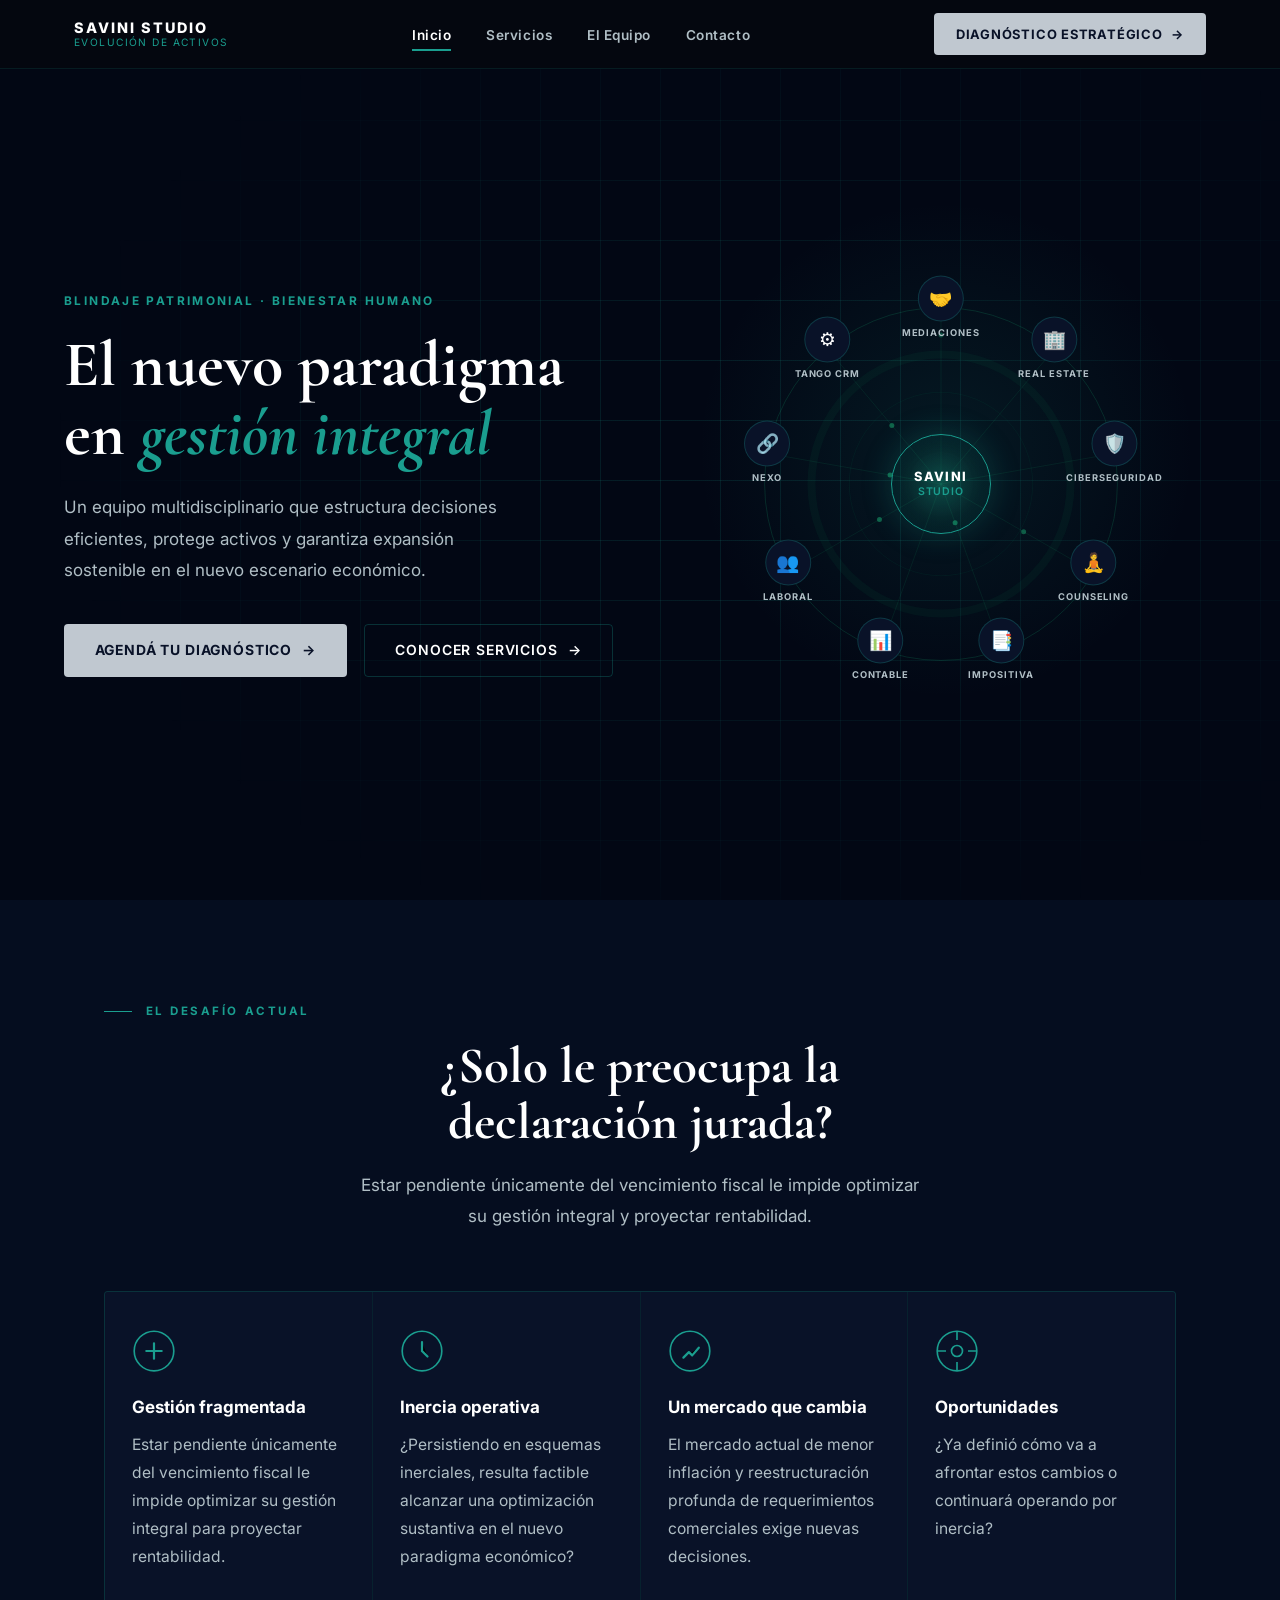
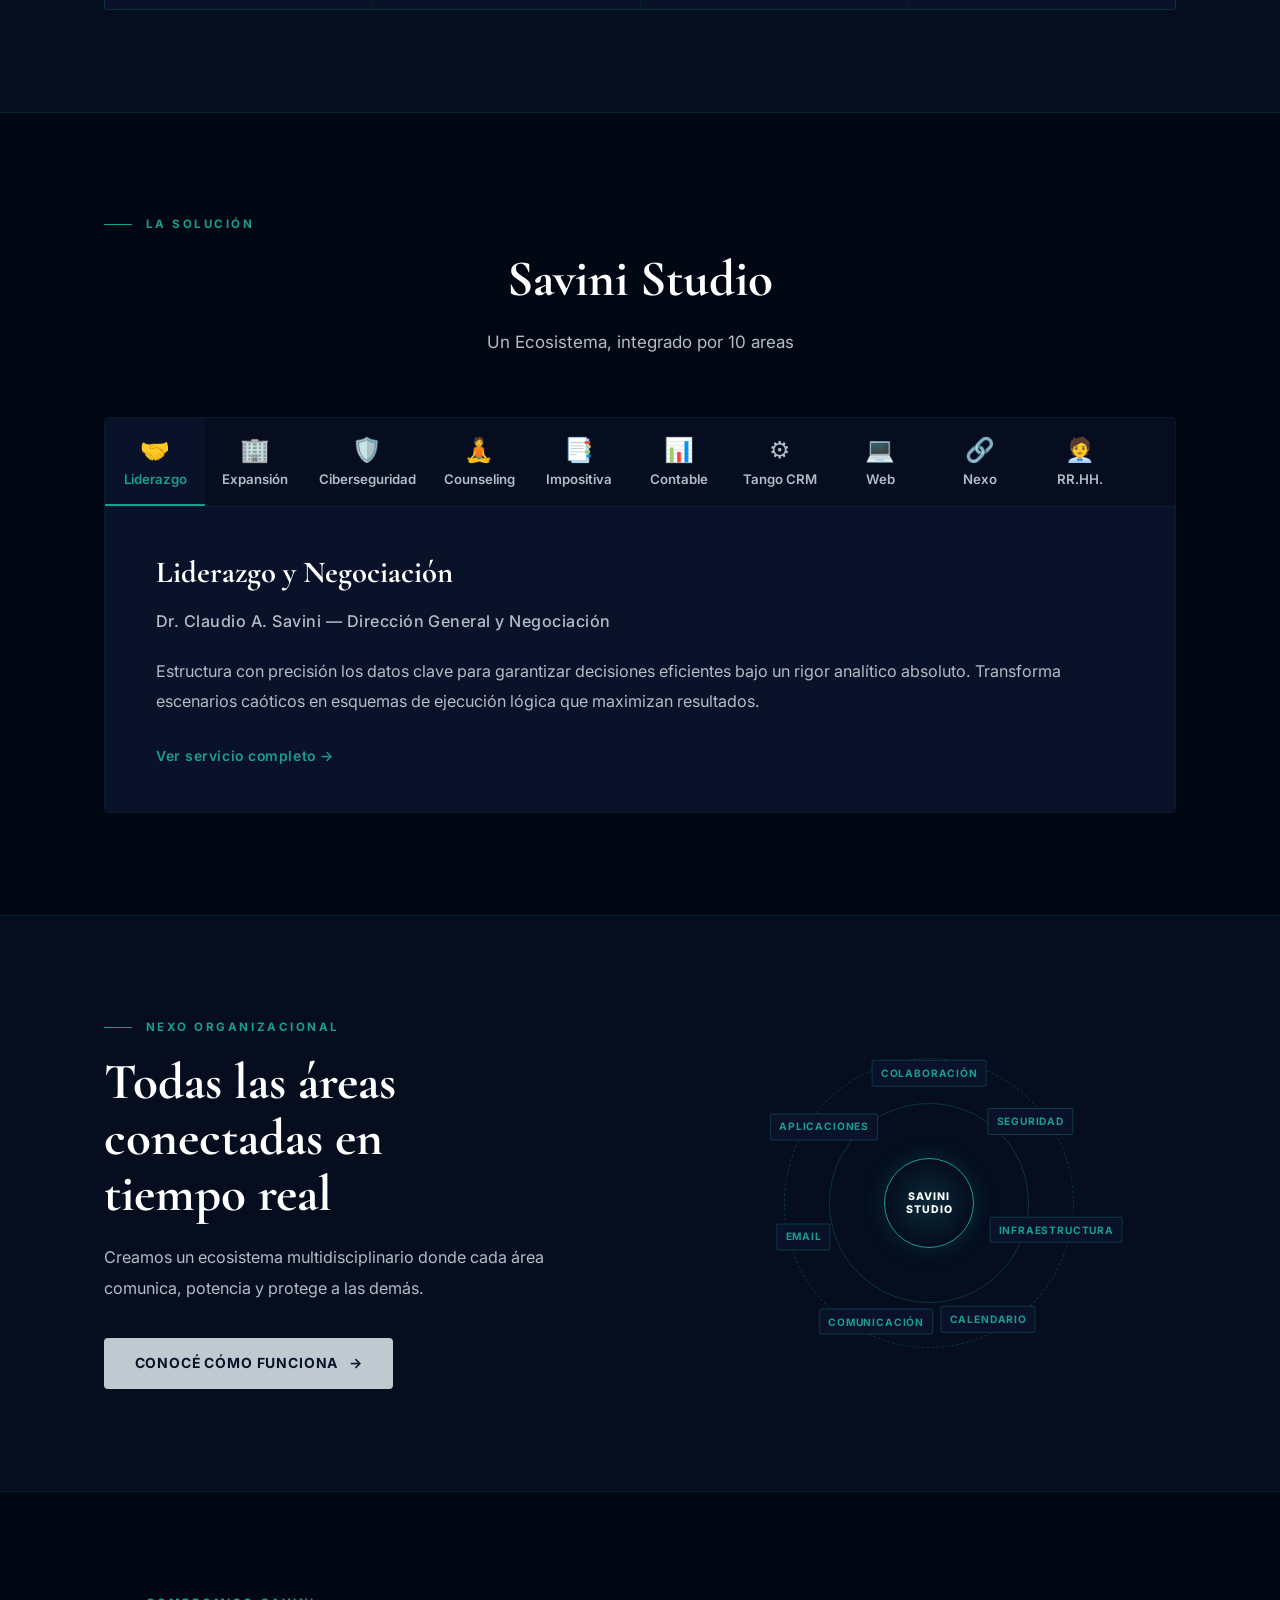
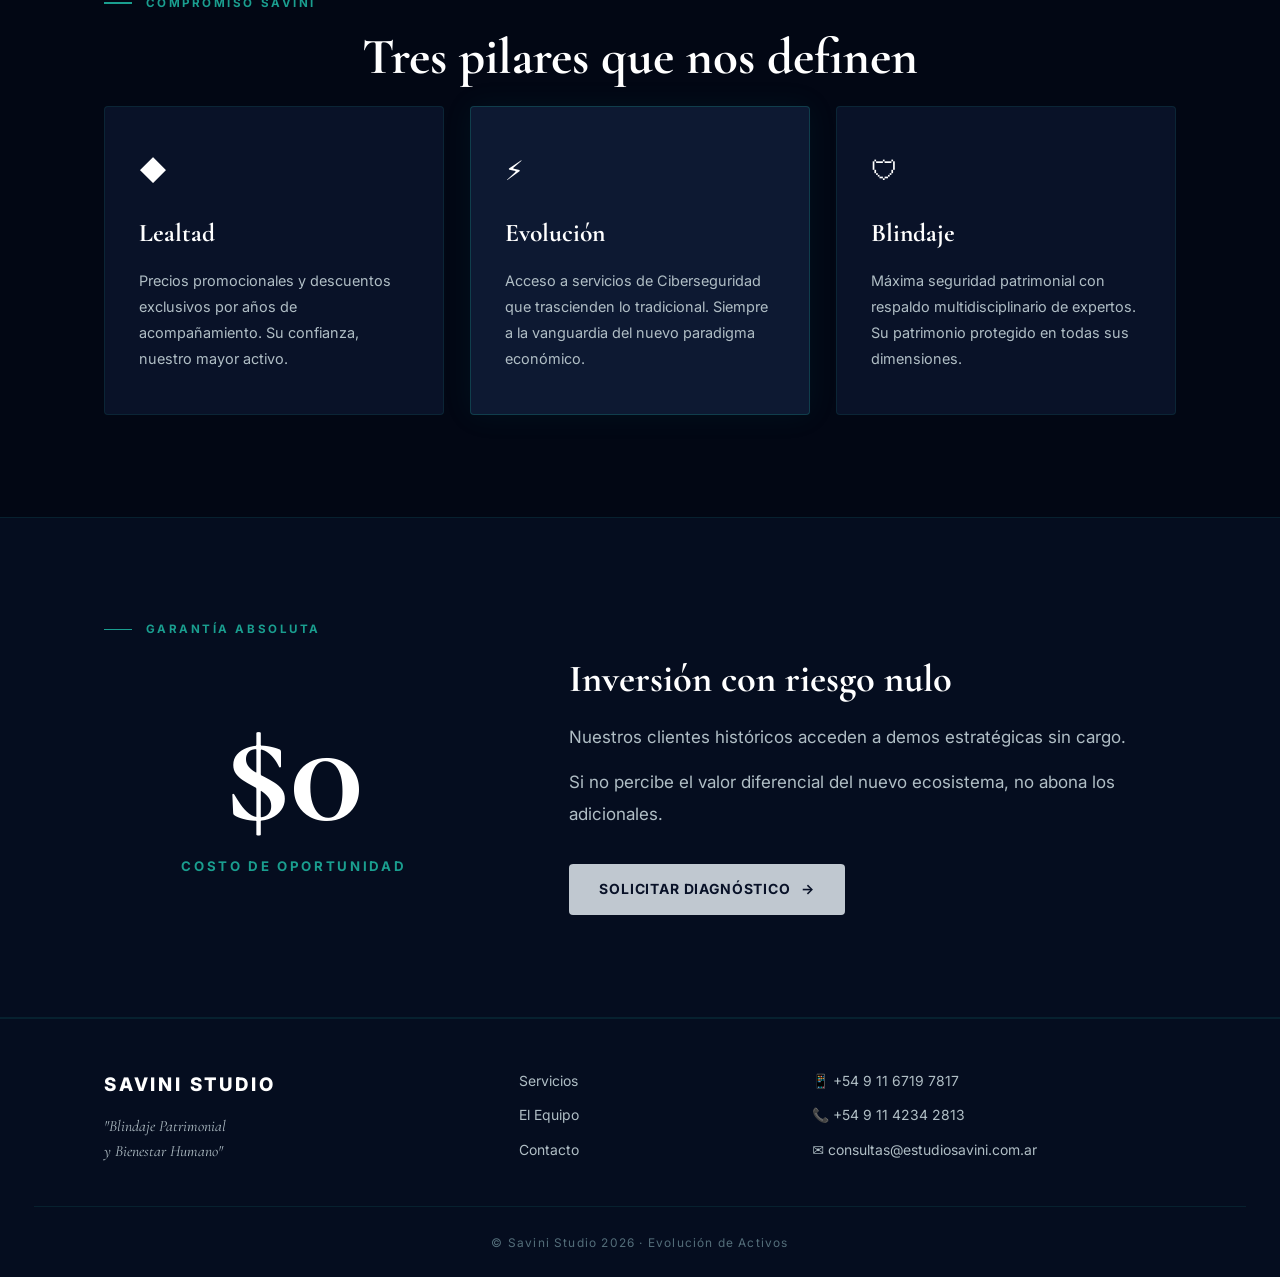
<file: index.html>
<!doctype html>
<html lang="es">
  <head>
    <meta charset="UTF-8" />
    <meta name="viewport" content="width=device-width, initial-scale=1.0" />
    <title>Savini Studio — Evolución de Activos</title>
    <link rel="preconnect" href="https://fonts.googleapis.com" />
    <link
      href="https://fonts.googleapis.com/css2?family=Cormorant+Garamond:ital,wght@0,400;0,600;0,700;1,400;1,700&family=Syne:wght@400;600;700;800&display=swap"
      rel="stylesheet"
    />
    <link rel="icon" type="image/svg+xml" href="favicon.svg">
    <link rel="stylesheet" href="css/style.css" />
  </head>
  <body>
    <!-- ═══════════════════════════════════════════
       NAV
  ═══════════════════════════════════════════ -->
    <header class="nav-wrapper">
      <nav class="nav">
        <a href="index.html" class="nav-logo">
          <div class="nav-logo-text">
            <span class="nav-logo-main">SAVINI STUDIO</span>
            <span class="nav-logo-sub">Evolución de Activos</span>
          </div>
        </a>

        <ul class="nav-links">
          <li><a href="index.html" class="nav-link active">Inicio</a></li>
          <li><a href="servicios.html" class="nav-link">Servicios</a></li>
          <li><a href="equipo.html" class="nav-link">El Equipo</a></li>
          <li><a href="contacto.html" class="nav-link">Contacto</a></li>
        </ul>

        <a href="contacto.html" class="btn-nav"
          >Diagnóstico estratégico <span>→</span></a
        >

        <!-- Burger -->
        <button class="nav-burger" id="navBurger" aria-label="Menú">
          <span></span><span></span><span></span>
        </button>
      </nav>

      <!-- Menú mobile -->
      <div class="nav-mobile-menu" id="navMobileMenu">
        <a href="index.html" class="nav-link active">Inicio</a>
        <a href="servicios.html" class="nav-link">Servicios</a>
        <a href="equipo.html" class="nav-link">El Equipo</a>
        <a href="contacto.html" class="nav-link">Contacto</a>
        <a href="contacto.html" class="btn-nav">Diagnóstico estratégico →</a>
      </div>
    </header>

    <!-- ═══════════════════════════════════════════
       HERO
  ═══════════════════════════════════════════ -->
    <section class="hero" id="inicio">
      <div class="hero-bg-grid"></div>
      <div class="hero-glow"></div>

      <div class="hero-content">
        <p class="hero-eyebrow">Blindaje Patrimonial · Bienestar Humano</p>
        <h1 class="hero-title">
          El nuevo paradigma<br />
          en <em>gestión integral</em>
        </h1>
        <p class="hero-desc">
          Un equipo multidisciplinario que estructura decisiones eficientes,
          protege activos y garantiza expansión sostenible en el nuevo escenario
          económico.
        </p>
        <div class="hero-actions">
          <a href="contacto.html" class="btn-primary"
            >Agendá tu diagnóstico <span>→</span></a
          >
          <a href="servicios.html" class="btn-ghost"
            >Conocer servicios <span>→</span></a
          >
        </div>
      </div>

      <!-- Digrama Nodo -->
      <div class="hero-diagram" id="heroDiagram">
        <canvas id="nodeCanvas"></canvas>
        <div class="node-center">
          <span class="node-center-name">SAVINI</span>
          <span class="node-center-sub">STUDIO</span>
        </div>
        <!-- Satelites Nodo -->
        <div class="node-satellite" data-angle="0"   data-label="LIDERAZGO">
        <div class="sat-circle"><span>🤝</span></div>
        <div class="sat-label">MEDIACIONES</div>
      </div>
      <div class="node-satellite" data-angle="45"  data-label="REAL ESTATE">
        <div class="sat-circle"><span>🏢</span></div>
        <div class="sat-label">REAL ESTATE</div>
      </div>
      <div class="node-satellite" data-angle="90"  data-label="CIBERSEGURIDAD">
        <div class="sat-circle"><span>🛡️</span></div>
        <div class="sat-label">CIBERSEGURIDAD</div>
      </div>
      <div class="node-satellite" data-angle="135" data-label="COUNSELING">
        <div class="sat-circle"><span>🧘</span></div>
        <div class="sat-label">COUNSELING</div>
      </div>
      <div class="node-satellite" data-angle="180" data-label="IMPOSITIVA">
        <div class="sat-circle"><span>📑</span></div>
        <div class="sat-label">IMPOSITIVA</div>
      </div>
      <div class="node-satellite" data-angle="225" data-label="CONTABLE">
        <div class="sat-circle"><span>📊</span></div>
        <div class="sat-label">CONTABLE</div>
      </div>
      <div class="node-satellite" data-angle="270" data-label="GESTION LABORAL">
        <div class="sat-circle"><span>👥</span></div>
        <div class="sat-label">LABORAL</div>
      </div>
      <div class="node-satellite" data-angle="280" data-label="NEXO ORG.">
  <div class="sat-circle"><span>🔗</span></div>
  <div class="sat-label">NEXO</div>
</div>
<div class="node-satellite" data-angle="320" data-label="TANGO CRM">
  <div class="sat-circle"><span>⚙️</span></div>
  <div class="sat-label">TANGO CRM</div>
</div>
    </section>

    <!-- ═══════════════════════════════════════════
       Sección Desafío
  ═══════════════════════════════════════════ -->
    <section class="pain section">
      <div class="container">
        <p class="section-eyebrow">El desafío actual</p>
        <h2 class="section-title center">
          ¿Solo le preocupa la<br />declaración jurada?
        </h2>
        <p class="section-subtitle center">
          Estar pendiente únicamente del vencimiento fiscal le impide optimizar
          su gestión integral y proyectar rentabilidad.
        </p>

        <div class="pain-grid">
          <div class="pain-card">
            <div class="pain-icon">
              <svg viewBox="0 0 40 40">
                <circle
                  cx="20"
                  cy="20"
                  r="18"
                  stroke="var(--green)"
                  stroke-width="1.5"
                  fill="none"
                />
                <path
                  d="M13 20h14M20 13v14"
                  stroke="var(--green)"
                  stroke-width="2"
                  stroke-linecap="round"
                />
              </svg>
            </div>
            <h3>Gestión fragmentada</h3>
            <p>
              Estar pendiente únicamente del vencimiento fiscal le impide
              optimizar su gestión integral para proyectar rentabilidad.
            </p>
          </div>
          <div class="pain-card">
            <div class="pain-icon">
              <svg viewBox="0 0 40 40">
                <circle
                  cx="20"
                  cy="20"
                  r="18"
                  stroke="var(--green)"
                  stroke-width="1.5"
                  fill="none"
                />
                <path
                  d="M20 12v8l5 5"
                  stroke="var(--green)"
                  stroke-width="2"
                  stroke-linecap="round"
                />
              </svg>
            </div>
            <h3>Inercia operativa</h3>
            <p>
              ¿Persistiendo en esquemas inerciales, resulta factible alcanzar
              una optimización sustantiva en el nuevo paradigma económico?
            </p>
          </div>
          <div class="pain-card">
            <div class="pain-icon">
              <svg viewBox="0 0 40 40">
                <circle
                  cx="20"
                  cy="20"
                  r="18"
                  stroke="var(--green)"
                  stroke-width="1.5"
                  fill="none"
                />
                <path
                  d="M14 26l5-5 3 3 6-7"
                  stroke="var(--green)"
                  stroke-width="2"
                  stroke-linecap="round"
                  stroke-linejoin="round"
                />
              </svg>
            </div>
            <h3>Un mercado que cambia</h3>
            <p>
              El mercado actual de menor inflación y reestructuración profunda
              de requerimientos comerciales exige nuevas decisiones.
            </p>
          </div>
          <div class="pain-card">
            <div class="pain-icon">
              <svg viewBox="0 0 40 40">
                <circle
                  cx="20"
                  cy="20"
                  r="18"
                  stroke="var(--green)"
                  stroke-width="1.5"
                  fill="none"
                />
                <circle
                  cx="20"
                  cy="20"
                  r="5"
                  stroke="var(--green)"
                  stroke-width="1.5"
                  fill="none"
                />
                <line
                  x1="20"
                  y1="2"
                  x2="20"
                  y2="10"
                  stroke="var(--green)"
                  stroke-width="1.5"
                />
                <line
                  x1="20"
                  y1="30"
                  x2="20"
                  y2="38"
                  stroke="var(--green)"
                  stroke-width="1.5"
                />
                <line
                  x1="2"
                  y1="20"
                  x2="10"
                  y2="20"
                  stroke="var(--green)"
                  stroke-width="1.5"
                />
                <line
                  x1="30"
                  y1="20"
                  x2="38"
                  y2="20"
                  stroke="var(--green)"
                  stroke-width="1.5"
                />
              </svg>
            </div>
            <h3>Oportunidades</h3>
            <p>
              ¿Ya definió cómo va a afrontar estos cambios o continuará operando
              por inercia?
            </p>
          </div>
        </div>
      </div>
    </section>

    <!-- ═══════════════════════════════════════════
       Sección Servicios (Acordeon y Tabs)
  ═══════════════════════════════════════════ -->
    <section class="services section">
      <div class="container">
        <p class="section-eyebrow">La solución</p>
        <h2 class="section-title center">
          Savini Studio 
        </h2>
        <p class="section-subtitle center">
          Un Ecosistema, integrado por 10 areas
        </p>
        <!--ACORDEÓN - OPCIÓN mobile-->
          <div class="accordion accordion-mobile">
            <div class="acc-item acc-open">
              <button class="acc-header">
                <span class="acc-icon">🤝</span>
                <span class="acc-title">Liderazgo y Negociación</span>
                <span class="acc-name">Dr. Claudio A. Savini</span>
                <span class="acc-toggle"
                  ><span class="acc-toggle-text">Ver</span
                  ><span class="acc-toggle-arrow">▼</span></span
                >
              </button>
              <div class="acc-body">
                <p>
                  Estructura con precisión los datos clave para garantizar
                  decisiones eficientes bajo un rigor analítico absoluto.
                  Transforma escenarios caóticos en esquemas de ejecución lógica
                  que maximizan resultados.
                </p>
                <a href="servicios.html#liderazgo" class="acc-link"
                  >Ver más →</a
                >
              </div>
            </div>
            <div class="acc-item">
              <button class="acc-header">
                <span class="acc-icon">🏢</span>
                <span class="acc-title">Expansión y Rentabilidad</span>
                <span class="acc-name">Matías Savini</span>
                <span class="acc-toggle"
                  ><span class="acc-toggle-text">Ver</span
                  ><span class="acc-toggle-arrow">▼</span></span
                >
              </button>
              <div class="acc-body">
                <p>
                  Valida rentabilidad y sostenibilidad de cada inversión con
                  rigor técnico. El aliado clave para convertir oportunidades de
                  Real Estate en éxitos plenamente blindados.
                </p>
                <a href="servicios.html#realestate" class="acc-link"
                  >Ver más →</a
                >
              </div>
            </div>
            <div class="acc-item">
              <button class="acc-header">
                <span class="acc-icon">🛡️</span>
                <span class="acc-title">Ciberseguridad y Blindaje</span>
                <span class="acc-name">Sebastián Savini</span>
                <span class="acc-toggle"
                  ><span class="acc-toggle-text">Ver</span
                  ><span class="acc-toggle-arrow">▼</span></span
                >
              </button>
              <div class="acc-body">
                <p>
                  Crea aplicaciones que funcionan como bóvedas operativas para
                  los activos tecnológicos. Transforma vulnerabilidades en
                  fortalezas de vanguardia que preservan la continuidad del
                  negocio.
                </p>
                <a href="servicios.html#ciber" class="acc-link">Ver más →</a>
              </div>
            </div>
            <div class="acc-item">
              <button class="acc-header">
                <span class="acc-icon">🧘</span>
                <span class="acc-title">Counseling & Mindfulness</span>
                <span class="acc-name">Clr. Adriana L. Muñoz</span>
                <span class="acc-toggle"
                  ><span class="acc-toggle-text">Ver</span
                  ><span class="acc-toggle-arrow">▼</span></span
                >
              </button>
              <div class="acc-body">
                <p>
                  Facilita la resolución de tensiones y el equilibrio emocional
                  como base del éxito empresarial. Garantiza expansión en un
                  entorno de paz y estabilidad relacional.
                </p>
                <a href="servicios.html#counseling" class="acc-link"
                  >Ver más →</a
                >
              </div>
            </div>
            <div class="acc-item">
              <button class="acc-header">
                <span class="acc-icon">📋</span>
                <span class="acc-title">Gestión Laboral e Impositiva</span>
                <span class="acc-name">Alicia C. Vaquero</span>
                <span class="acc-toggle"
                  ><span class="acc-toggle-text">Ver</span
                  ><span class="acc-toggle-arrow">▼</span></span
                >
              </button>
              <div class="acc-body">
                <p>
                  Garantiza cumplimiento milimétrico de obligaciones fiscales
                  mediante herramientas expertas. Aporta precisión técnica
                  absoluta y total seguridad jurídica ante entes reguladores.
                </p>
                <a href="servicios.html#impositiva" class="acc-link"
                  >Ver más →</a
                >
              </div>
            </div>
            <div class="acc-item">
              <button class="acc-header">
                <span class="acc-icon">📊</span>
                <span class="acc-title">Gestión Contable</span>
                <span class="acc-name">Silvia Damiani</span>
                <span class="acc-toggle"
                  ><span class="acc-toggle-text">Ver</span
                  ><span class="acc-toggle-arrow">▼</span></span
                >
              </button>
              <div class="acc-body">
                <p>
                  Responsable de Estados Contables y auditoría de datos para
                  reflejar la realidad del negocio. Garante de visibilidad
                  financiera impecable mediante ratios e índices confiables.
                </p>
                <a href="servicios.html#contable" class="acc-link">Ver más →</a>
              </div>
            </div>
            <div class="acc-item">
              <button class="acc-header">
                <span class="acc-icon">⚙️</span>
                <span class="acc-title">Tango Gestión Gold — CRM GO</span>
                <span class="acc-toggle"><span class="acc-toggle-text">Ver</span><span class="acc-toggle-arrow">▼</span></span>
              </button>
            <div class="acc-body">
    <p>Incluimos Inteligencia Artificial para alinear tecnología y flujos de datos para simplificar tareas y potenciar productividad organizacional. Transforma la complejidad en un sistema ágil y rentable a medida del cliente.</p>
    <a href="servicios.html#tango" class="acc-link">Ver más →</a>
  </div>
</div>
<div class="acc-item">
  <button class="acc-header">
    <span class="acc-icon">💻</span>
    <span class="acc-title">Diseño y Desarrollo Web</span>
    <span class="acc-toggle"><span class="acc-toggle-text">Ver</span><span class="acc-toggle-arrow">▼</span></span>
  </button>
  <div class="acc-body">
    <p>Diseño y desarrollo sitios web que combinan identidad visual, experiencia de usuario y tecnología moderna para construir una presencia digital profesional que refleje el valor real del negocio.</p>
    <a href="servicios.html#web" class="acc-link">Ver más →</a>
  </div>
</div>
            <div class="acc-item">
              <button class="acc-header">
                <span class="acc-icon">🔗</span>
                <span class="acc-title">Nexo Organizacional</span>
                <span class="acc-name">Lucia S. Barrientos</span>
                <span class="acc-toggle"
                  ><span class="acc-toggle-text">Ver</span
                  ><span class="acc-toggle-arrow">▼</span></span
                >
              </button>
              <div class="acc-body">
                <p>
                  Canaliza con precisión técnica cada requerimiento hacia el
                  área correspondiente de forma inmediata. Asegura soluciones
                  rápidas y efectivas para las necesidades del cliente.
                </p>
                <a href="servicios.html#nexo" class="acc-link">Ver más →</a>
              </div>
            </div>
            <div class="acc-item">
              <button class="acc-header">
                <span class="acc-icon">🧑‍💼</span>
                <span class="acc-title">Recursos Humanos</span>
                <span class="acc-name">Lic. Karen A. Nervi</span>
                <span class="acc-toggle"
                  ><span class="acc-toggle-text">Ver</span
                  ><span class="acc-toggle-arrow">▼</span></span
                >
              </button>
              <div class="acc-body">
                <p>
                  Lidera y optimiza el talento mediante procesos de selección
                  y motivación. Su propósito es alinear las capacidades del
                  personal con los objetivos estratégicos de la organización,
                  impulsando así su máximo rendimiento.
                </p>
                <a href="servicios.html#rrhh" class="acc-link">Ver más →</a>
              </div>
            </div>
          </div>

        <!-- TABS Opción Escritorio -->
        <div class="tabs">
          <div class="tabs-nav">
            <button class="tab-btn active" data-tab="0">
              <span>🤝</span> Liderazgo
            </button>
            <button class="tab-btn" data-tab="1">
              <span>🏢</span> Expansión
            </button>
            <button class="tab-btn" data-tab="2">
              <span>🛡️</span> Ciberseguridad
            </button>
            <button class="tab-btn" data-tab="3">
              <span>🧘</span> Counseling
            </button>
            <button class="tab-btn" data-tab="4">
              <span>📑</span> Impositiva
            </button>
            <button class="tab-btn" data-tab="5">
              <span>📊</span> Contable
            </button>
            <button class="tab-btn" data-tab="6"><span>⚙️</span> Tango CRM</button>
            <button class="tab-btn" data-tab="7"><span>💻</span> Web</button>
            <button class="tab-btn" data-tab="8">
              <span>🔗</span> Nexo
            </button>
            <button class="tab-btn" data-tab="9">
              <span>🧑‍💼</span> RR.HH.
            </button>
          </div>
          <div class="tabs-content">
            <div class="tab-panel active" data-panel="0">
              <div class="tab-panel-inner">
                <h3>Liderazgo y Negociación</h3>
                <p class="tab-professional">
                  Dr. Claudio A. Savini — Dirección General y Negociación
                </p>
                <p>
                  Estructura con precisión los datos clave para garantizar
                  decisiones eficientes bajo un rigor analítico absoluto.
                  Transforma escenarios caóticos en esquemas de ejecución lógica
                  que maximizan resultados.
                </p>
                <a href="servicios.html#liderazgo" class="acc-link"
                  >Ver servicio completo →</a
                >
              </div>
            </div>
            <div class="tab-panel" data-panel="1">
              <div class="tab-panel-inner">
                <h3>Expansión y Rentabilidad</h3>
                <p class="tab-professional">
                  Matías Savini — Gestión de Activos y Nuevos Negocios
                </p>
                <p>
                  Valida rentabilidad y sostenibilidad de cada inversión con
                  rigor técnico. El aliado clave para convertir oportunidades de
                  Real Estate en éxitos plenamente blindados.
                </p>
                <a href="servicios.html#realestate" class="acc-link"
                  >Ver servicio completo →</a
                >
              </div>
            </div>
            <div class="tab-panel" data-panel="2">
              <div class="tab-panel-inner">
                <h3>Ciberseguridad y Blindaje</h3>
                <p class="tab-professional">
                  Sebastián Savini — Desarrollador y Protección Digital
                </p>
                <p>
                  Crea aplicaciones que funcionan como bóvedas operativas para
                  los activos tecnológicos. Transforma vulnerabilidades en
                  fortalezas de vanguardia que preservan la continuidad del
                  negocio.
                </p>
                <a href="servicios.html#ciber" class="acc-link"
                  >Ver servicio completo →</a
                >
              </div>
            </div>
            <div class="tab-panel" data-panel="3">
              <div class="tab-panel-inner">
                <h3>Counseling & Mindfulness</h3>
                <p class="tab-professional">
                  Clr. Adriana L. Muñoz — Bienestar Humano y Gestión de
                  Conflictos
                </p>
                <p>
                  Facilita la resolución de tensiones y el equilibrio emocional
                  como base del éxito empresarial. Garantiza expansión en un
                  entorno de paz y estabilidad relacional.
                </p>
                <a href="servicios.html#counseling" class="acc-link"
                  >Ver servicio completo →</a
                >
              </div>
            </div>
            <div class="tab-panel" data-panel="4">
              <div class="tab-panel-inner">
                <h3>Gestión Laboral e Impositiva</h3>
                <p class="tab-professional">
                  Alicia C. Vaquero — Especialista Impositiva y Previsional
                </p>
                <p>
                  Garantiza cumplimiento milimétrico de obligaciones fiscales
                  mediante herramientas expertas. Aporta precisión técnica
                  absoluta y total seguridad jurídica ante entes reguladores.
                </p>
                <a href="servicios.html#impositiva" class="acc-link"
                  >Ver servicio completo →</a
                >
              </div>
            </div>
            <div class="tab-panel" data-panel="5">
              <div class="tab-panel-inner">
                <h3>Gestión Contable</h3>
                <p class="tab-professional">
                  Silvia Damiani — Transparencia Económica
                </p>
                <p>
                  Responsable de Estados Contables y auditoría de datos para
                  reflejar la realidad del negocio. Garante de visibilidad
                  financiera impecable mediante ratios e índices confiables.
                </p>
                <a href="servicios.html#contable" class="acc-link"
                  >Ver servicio completo →</a
                >
              </div>
            </div>
            <div class="tab-panel" data-panel="6">
  <div class="tab-panel-inner">
    <h3>Tango Gestión Gold — CRM GO</h3>
    <p class="tab-professional">Giuliana A. Miniace — Optimización de Procesos Operativos</p>
    <p>Incluimos Inteligencia Artificial para alinear tecnología y flujos de datos para simplificar tareas y potenciar productividad organizacional. Transforma la complejidad en un sistema ágil y rentable a medida del cliente.</p>
    <a href="servicios.html#tango" class="acc-link">Ver servicio completo →</a>
  </div>
</div>
<div class="tab-panel" data-panel="7">
  <div class="tab-panel-inner">
    <h3>Diseño y Desarrollo Web</h3>
    <p class="tab-professional">Matías Biasioli — Desarrollo Digital</p>
    <p>Diseño y desarrollo sitios web que combinan identidad visual, experiencia de usuario y tecnología moderna para construir una presencia digital profesional que refleje el valor real del negocio.</p>
    <a href="servicios.html#web" class="acc-link">Ver servicio completo →</a>
  </div>
</div>
            <div class="tab-panel" data-panel="8">
              <div class="tab-panel-inner">
                <h3>Nexo Organizacional</h3>
                <p class="tab-professional">
                  Lucia S. Barrientos — Comunicación Estratégica y Atención
                </p>
                <p>
                  Canaliza con precisión técnica cada requerimiento hacia el
                  área correspondiente de forma inmediata. Asegura soluciones
                  rápidas y efectivas para las necesidades del cliente.
                </p>
                <a href="servicios.html#nexo" class="acc-link"
                  >Ver servicio completo →</a
                >
              </div>
            </div>
             <div class="tab-panel" data-panel="9">
            <div class="tab-panel-inner">
              <h3>Recursos Humanos</h3>
              <p class="tab-professional">Lic. Karen A. Nervi — Desarrolladora de Estrategias</p>
              <p>Lidera y optimiza el talento mediante procesos de selección y motivación. Su propósito es alinear las capacidades del personal con los objetivos estratégicos de la organización, impulsando así su máximo rendimiento.</p>
              <a href="servicios.html#rrhh" class="acc-link">Ver servicio completo →</a>
            </div>
          </div>
          
          </div>
        </div>
      </div>
    </section>

    <!-- ═══════════════════════════════════════════
       Sección Nexo Ecosistema
  ═══════════════════════════════════════════ -->
    <section class="nexo section">
      <div class="container nexo-grid">
        <div class="nexo-content">
          <p class="section-eyebrow">Nexo organizacional</p>
          <h2 class="section-title">
            Todas las áreas<br />conectadas en<br />tiempo real
          </h2>
          <p class="nexo-desc">
            Creamos un ecosistema multidisciplinario donde cada área comunica,
            potencia y protege a las demás.
          </p>
          <a href="servicios.html" class="btn-primary"
            >Conocé cómo funciona <span>→</span></a
          >
        </div>
        <div class="nexo-visual">
          <div class="nexo-diagram">
            <div class="nexo-ring nexo-ring-outer"></div>
            <div class="nexo-ring nexo-ring-mid"></div>
            <div class="nexo-center-box">
              <span>SAVINI</span>
              <span>STUDIO</span>
            </div>
            <div class="nexo-dot" style="--a: 0deg">
              <span>Colaboración</span>
            </div>
            <div class="nexo-dot" style="--a: 51deg">
              <span>Seguridad</span>
            </div>
            <div class="nexo-dot" style="--a: 102deg">
              <span>Infraestructura</span>
            </div>
            <div class="nexo-dot" style="--a: 153deg">
              <span>Calendario</span>
            </div>
            <div class="nexo-dot" style="--a: 204deg">
              <span>Comunicación</span>
            </div>
            <div class="nexo-dot" style="--a: 255deg">
              <span>Email</span>
            </div>
            <div class="nexo-dot" style="--a: 306deg">
              <span>Aplicaciones</span>
            </div>
          </div>
        </div>
      </div>
    </section>

    <!-- ═══════════════════════════════════════════
       Compromiso (3 pilares)
  ═══════════════════════════════════════════ -->
    <section class="compromiso section">
      <div class="container">
        <p class="section-eyebrow">Compromiso Savini</p>
        <h2 class="section-title center">Tres pilares que nos definen</h2>

        <div class="comp-grid">
          <div class="comp-card">
            <div class="comp-icon-wrap">◆</div>
            <h3>Lealtad</h3>
            <p>
              Precios promocionales y descuentos exclusivos por años de
              acompañamiento. Su confianza, nuestro mayor activo.
            </p>
          </div>
          <div class="comp-card comp-card--featured">
            <div class="comp-icon-wrap">⚡</div>
            <h3>Evolución</h3>
            <p>
              Acceso a servicios de Ciberseguridad que trascienden lo
              tradicional. Siempre a la vanguardia del nuevo paradigma
              económico.
            </p>
          </div>
          <div class="comp-card">
            <div class="comp-icon-wrap">🛡</div>
            <h3>Blindaje</h3>
            <p>
              Máxima seguridad patrimonial con respaldo multidisciplinario de
              expertos. Su patrimonio protegido en todas sus dimensiones.
            </p>
          </div>
        </div>
      </div>
    </section>

    <!-- ═══════════════════════════════════════════
       Garantía
  ═══════════════════════════════════════════ -->
    <section class="garantia section">
      <div class="container">
        <p class="section-eyebrow">Garantía absoluta</p>
        <div class="garantia-grid">
          <div class="garantia-left">
            <div class="garantia-numero">$0</div>
            <div class="garantia-sub">Costo de oportunidad</div>
          </div>
          <div class="garantia-right">
            <h2>Inversión con riesgo nulo</h2>
            <p>
              Nuestros clientes históricos acceden a demos estratégicas sin
              cargo.
            </p>
            <p>
              Si no percibe el valor diferencial del nuevo ecosistema, no abona
              los adicionales.
            </p>
            <a href="contacto.html" class="btn-primary"
              >Solicitar diagnóstico<span>→</span></a
            >
          </div>
        </div>
      </div>
    </section>

    <!-- ═══════════════════════════════════════════
       Footer
  ═══════════════════════════════════════════ -->
    <footer class="footer">
      <div class="container footer-grid">
        <div class="footer-brand">
          <div
            class="nav-logo-main"
            style="font-size: 1.1rem; letter-spacing: 0.15em"
          >
            SAVINI STUDIO
          </div>
          <p class="footer-tagline">
            "Blindaje Patrimonial<br />y Bienestar Humano"
          </p>
        </div>
        <div class="footer-links">
          <a href="servicios.html">Servicios</a>
          <a href="equipo.html">El Equipo</a>
          <a href="contacto.html">Contacto</a>
        </div>
        <div class="footer-contact">
          <a href="https://wa.me/5491167197817">📱 +54 9 11 6719 7817</a>
          <a href="https://wa.me/5491142342813">📞 +54 9 11 4234 2813</a>
          <a href="mailto:consultas@estudiosavini.com.ar"
            >✉ consultas@estudiosavini.com.ar</a
          >
        </div>
      </div>
      <div class="footer-copy">© Savini Studio 2026 · Evolución de Activos</div>
    </footer>

    <script src="js/main.js"></script>
  </body>
</html>
</file>
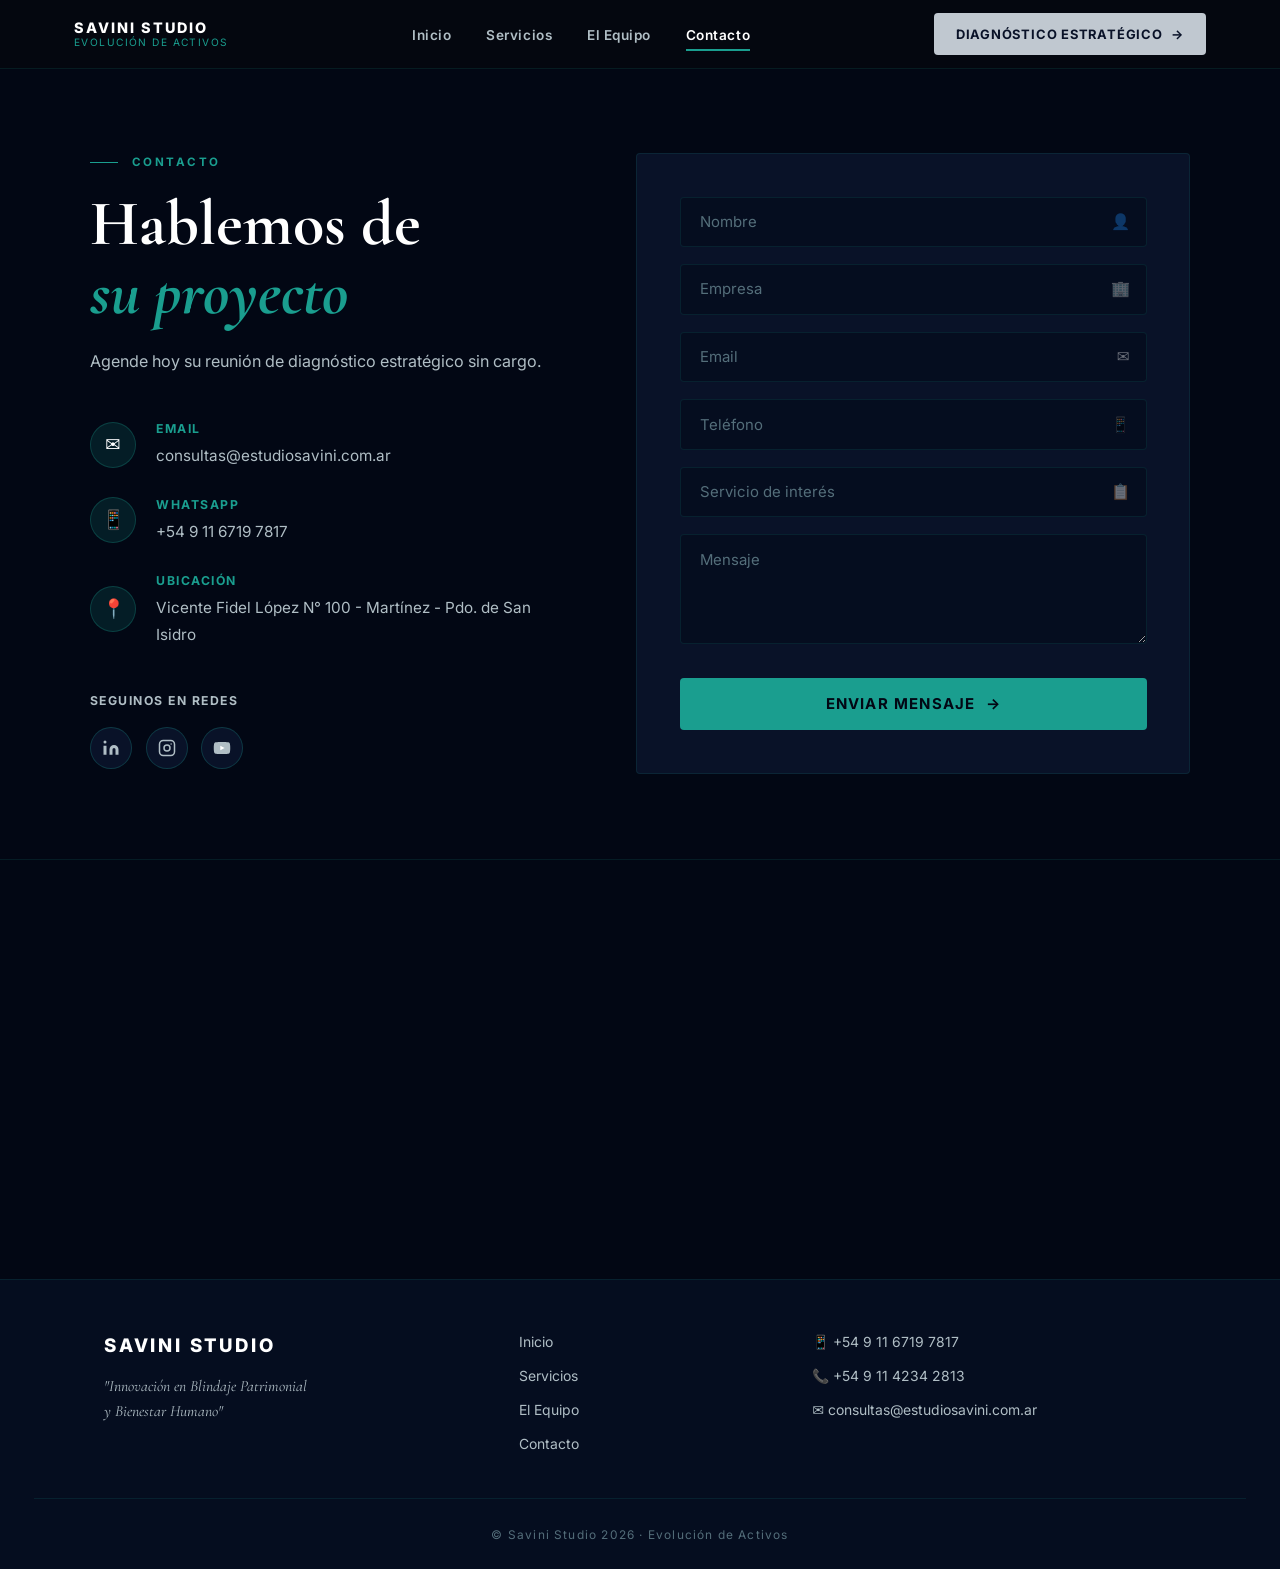
<file: contacto.html>
<!doctype html>
<html lang="es">
  <head>
    <meta charset="UTF-8" />
    <meta name="viewport" content="width=device-width, initial-scale=1.0" />
    <title>Contacto — Savini Studio</title>
    <link rel="preconnect" href="https://fonts.googleapis.com" />
    <link
      href="https://fonts.googleapis.com/css2?family=Cormorant+Garamond:ital,wght@0,400;0,600;0,700;1,400;1,700&family=Inter:wght@300;400;500;600;700&display=swap"
      rel="stylesheet"
    />
    <link rel="icon" type="image/svg+xml" href="favicon.svg">
    <link rel="stylesheet" href="css/style.css" />
    <link rel="stylesheet" href="css/contacto.css" />
  </head>
  <body>
    <!-- NAV -->
    <header class="nav-wrapper">
      <nav class="nav">
        <a href="index.html" class="nav-logo">
          <div class="nav-logo-text">
            <span class="nav-logo-main">SAVINI STUDIO</span>
            <span class="nav-logo-sub">Evolución de Activos</span>
          </div>
        </a>
        <ul class="nav-links">
          <li><a href="index.html" class="nav-link">Inicio</a></li>
          <li><a href="servicios.html" class="nav-link">Servicios</a></li>
          <li><a href="equipo.html" class="nav-link">El Equipo</a></li>
          <li><a href="contacto.html" class="nav-link active">Contacto</a></li>
        </ul>
        <a href="contacto.html" class="btn-nav"
          >Diagnóstico estratégico <span>→</span></a
        >
        <button class="nav-burger" id="navBurger" aria-label="Menú">
          <span></span><span></span><span></span>
        </button>
      </nav>
      <div class="nav-mobile-menu" id="navMobileMenu">
        <a href="index.html" class="nav-link">Inicio</a>
        <a href="servicios.html" class="nav-link">Servicios</a>
        <a href="equipo.html" class="nav-link">El Equipo</a>
        <a href="contacto.html" class="nav-link active">Contacto</a>
        <a href="contacto.html" class="btn-nav">Diagnóstico estratégico →</a>
      </div>
    </header>

    <!-- HERO + FORMULARIO -->
    <section class="ctc-main">
      <div class="ctc-main-inner">
        <!-- Columna izquierda -->
        <div class="ctc-left">
          <p class="section-eyebrow">Contacto</p>
          <h1 class="ctc-title">Hablemos de<br /><em>su proyecto</em></h1>
          <p class="ctc-desc">
            Agende hoy su reunión de diagnóstico estratégico sin cargo.
          </p>

          <div class="ctc-info">
            <div class="ctc-info-item">
              <div class="ctc-info-icon">✉</div>
              <div>
                <div class="ctc-info-label">Email</div>
                <a
                  href="mailto:consultas@estudiosavini.com.ar"
                  class="ctc-info-value"
                  >consultas@estudiosavini.com.ar</a
                >
              </div>
            </div>
            <div class="ctc-info-item">
              <div class="ctc-info-icon">📱</div>
              <div>
                <div class="ctc-info-label">WhatsApp</div>
                <a
                  href="https://wa.me/5491167197817"
                  target="_blank"
                  class="ctc-info-value"
                  >+54 9 11 6719 7817</a
                >
              </div>
            </div>
            <div class="ctc-info-item">
              <div class="ctc-info-icon">📍</div>
              <div>
                <div class="ctc-info-label">Ubicación</div>
                <span class="ctc-info-value"
                  >Vicente Fidel López N° 100 - Martínez - Pdo. de San
                  Isidro</span
                >
              </div>
            </div>
          </div>

          <div class="ctc-social">
            <p class="ctc-social-label">Seguinos en redes</p>
            <div class="ctc-social-links">
              <a href="#" class="ctc-social-btn" aria-label="LinkedIn">
                <svg viewBox="0 0 24 24" fill="currentColor">
                  <path
                    d="M16 8a6 6 0 0 1 6 6v7h-4v-7a2 2 0 0 0-2-2 2 2 0 0 0-2 2v7h-4v-7a6 6 0 0 1 6-6z"
                  />
                  <rect x="2" y="9" width="4" height="12" />
                  <circle cx="4" cy="4" r="2" />
                </svg>
              </a>
              <a href="#" class="ctc-social-btn" aria-label="Instagram">
                <svg
                  viewBox="0 0 24 24"
                  fill="none"
                  stroke="currentColor"
                  stroke-width="2"
                >
                  <rect x="2" y="2" width="20" height="20" rx="5" />
                  <circle cx="12" cy="12" r="4" />
                  <circle
                    cx="17.5"
                    cy="6.5"
                    r="1"
                    fill="currentColor"
                    stroke="none"
                  />
                </svg>
              </a>
              <a href="#" class="ctc-social-btn" aria-label="YouTube">
                <svg viewBox="0 0 24 24" fill="currentColor">
                  <path
                    d="M22.54 6.42a2.78 2.78 0 0 0-1.95-1.96C18.88 4 12 4 12 4s-6.88 0-8.59.46A2.78 2.78 0 0 0 1.46 6.42 29 29 0 0 0 1 12a29 29 0 0 0 .46 5.58 2.78 2.78 0 0 0 1.95 1.96C5.12 20 12 20 12 20s6.88 0 8.59-.46a2.78 2.78 0 0 0 1.95-1.96A29 29 0 0 0 23 12a29 29 0 0 0-.46-5.58z"
                  />
                  <polygon
                    points="9.75 15.02 15.5 12 9.75 8.98 9.75 15.02"
                    fill="white"
                  />
                </svg>
              </a>
            </div>
          </div>
        </div>

        <!-- Columna derecha — Formulario -->
        <div class="ctc-right">
          <div class="ctc-form-wrap">
            <form class="ctc-form" id="ctcForm">
              <div class="ctc-field">
                <input type="text" placeholder="Nombre" required />
                <span class="ctc-field-icon">👤</span>
              </div>
              <div class="ctc-field">
                <input type="text" placeholder="Empresa" />
                <span class="ctc-field-icon">🏢</span>
              </div>
              <div class="ctc-field">
                <input type="email" placeholder="Email" required />
                <span class="ctc-field-icon">✉</span>
              </div>
              <div class="ctc-field">
                <input type="tel" placeholder="Teléfono" />
                <span class="ctc-field-icon">📱</span>
              </div>
              <div class="ctc-field">
                <select>
                  <option value="" disabled selected>
                    Servicio de interés
                  </option>
                  <option>Liderazgo y Negociación</option>
                  <option>Expansión y Rentabilidad</option>
                  <option>Ciberseguridad y Blindaje</option>
                  <option>Counseling & Mindfulness</option>
                  <option>Gestión Laboral e Impositiva</option>
                  <option>Gestión Contable</option>
                  <option>Recursos Humanos</option>
                  <option>Nexo Organizacional</option>
                  <option>Diagnóstico integral</option>
                </select>
                <span class="ctc-field-icon">📋</span>
              </div>
              <div class="ctc-field ctc-field--textarea">
                <textarea placeholder="Mensaje" rows="4"></textarea>
              </div>
              <button type="submit" class="ctc-submit">
                Enviar mensaje <span>→</span>
              </button>
            </form>
          </div>
        </div>
      </div>
    </section>

    <!-- MAPA -->
    <div class="ctc-map">
      <iframe
        src="https://www.google.com/maps/embed?pb=!1m18!1m12!1m3!1d3285.0!2d-58.5089!3d-34.4912!2m3!1f0!2f0!3f0!3m2!1i1024!2i768!4f13.1!3m3!1m2!1s0x95bcb6e0b0b0b0b0%3A0x0!2sVicente+Fidel+L%C3%B3pez+100%2C+Mart%C3%ADnez%2C+Buenos+Aires!5e0!3m2!1ses!2sar!4v1"
        width="100%"
        height="100%"
        style="border: 0; filter: invert(90%) hue-rotate(180deg) saturate(0.8)"
        allowfullscreen=""
        loading="lazy"
        referrerpolicy="no-referrer-when-downgrade"
      >
      </iframe>
    </div>

    <!-- FOOTER -->
    <footer class="footer">
      <div class="container footer-grid">
        <div class="footer-brand">
          <div
            class="nav-logo-main"
            style="font-size: 1.1rem; letter-spacing: 0.15em"
          >
            SAVINI STUDIO
          </div>
          <p class="footer-tagline">
            "Innovación en Blindaje Patrimonial<br />y Bienestar Humano"
          </p>
        </div>
        <div class="footer-links">
          <a href="index.html">Inicio</a>
          <a href="servicios.html">Servicios</a>
          <a href="equipo.html">El Equipo</a>
          <a href="contacto.html">Contacto</a>
        </div>
        <div class="footer-contact">
          <a href="https://wa.me/5491167197817">📱 +54 9 11 6719 7817</a>
          <a href="https://wa.me/5491142342813">📞 +54 9 11 4234 2813</a>
          <a href="mailto:consultas@estudiosavini.com.ar"
            >✉ consultas@estudiosavini.com.ar</a
          >
        </div>
      </div>
      <div class="footer-copy">© Savini Studio 2026 · Evolución de Activos</div>
    </footer>

    <script src="js/main.js"></script>
    <script src="js/contacto.js"></script>
  </body>
</html>
</file>
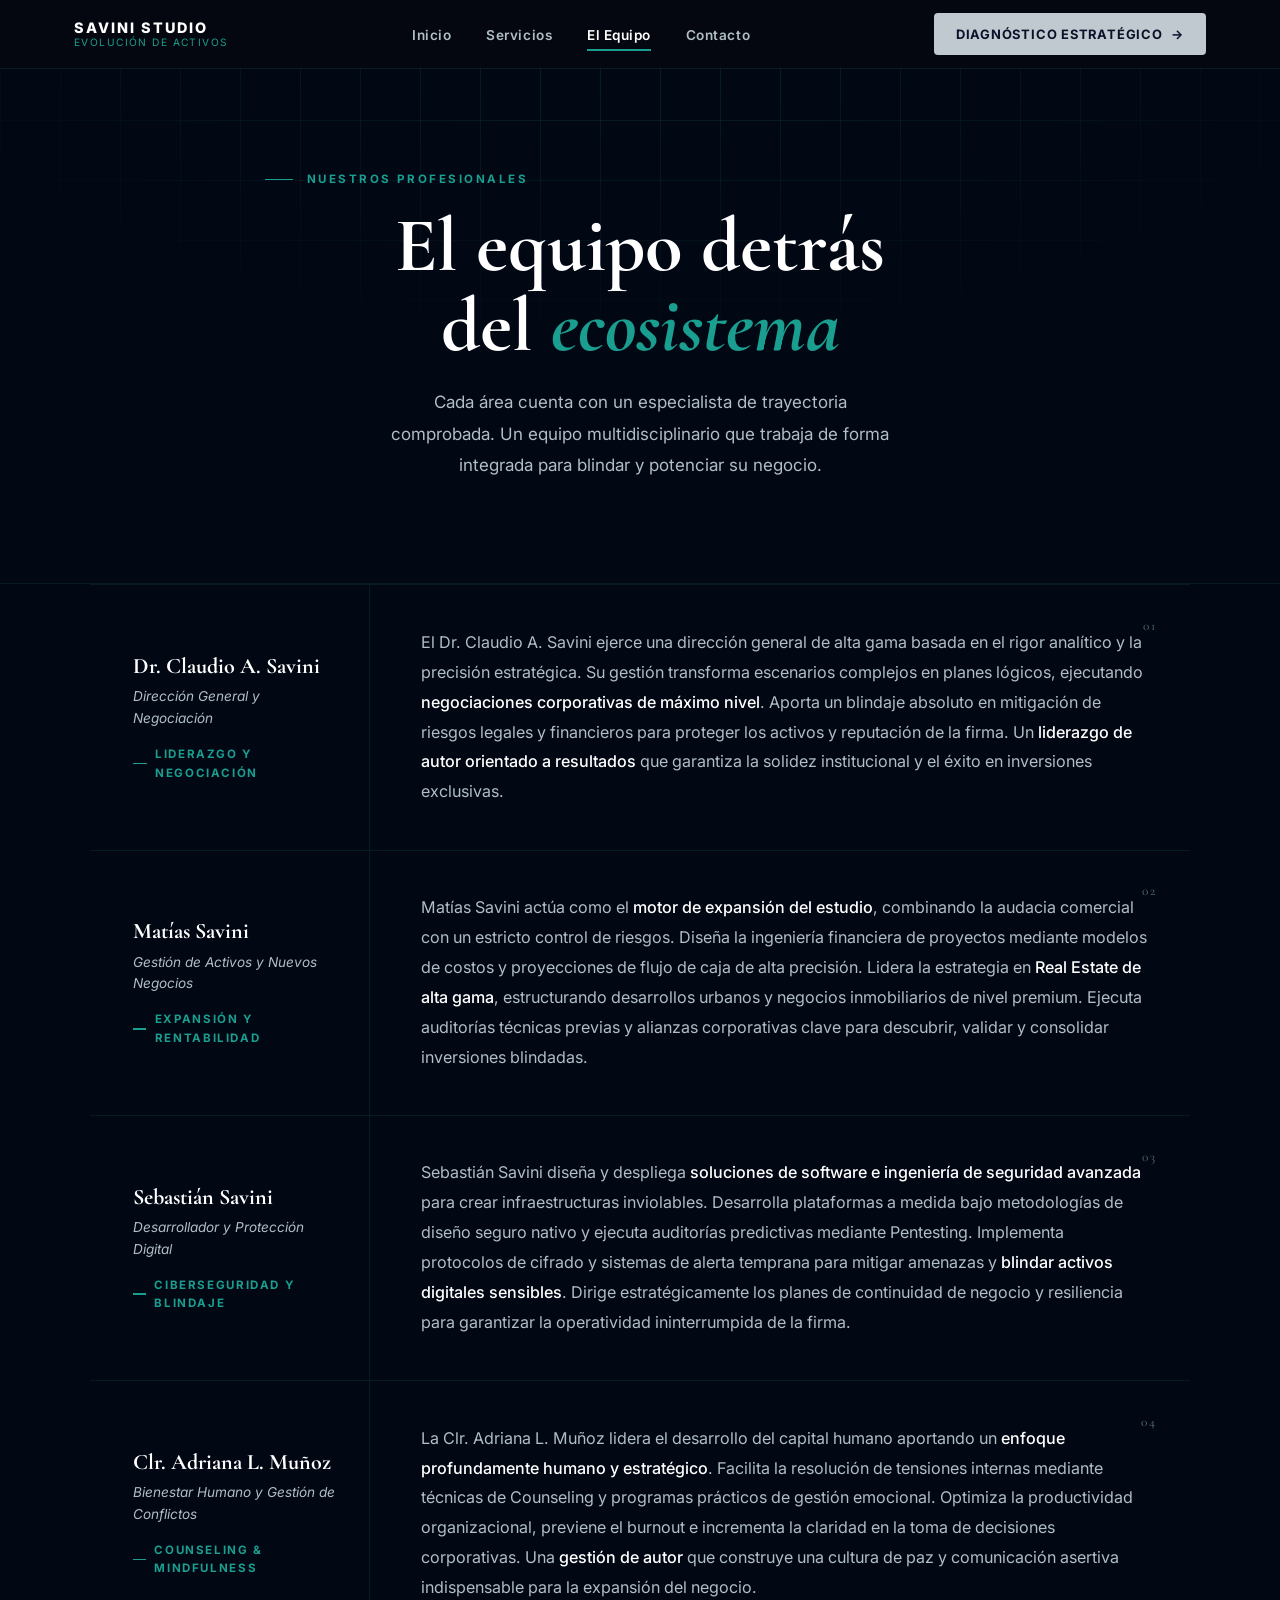
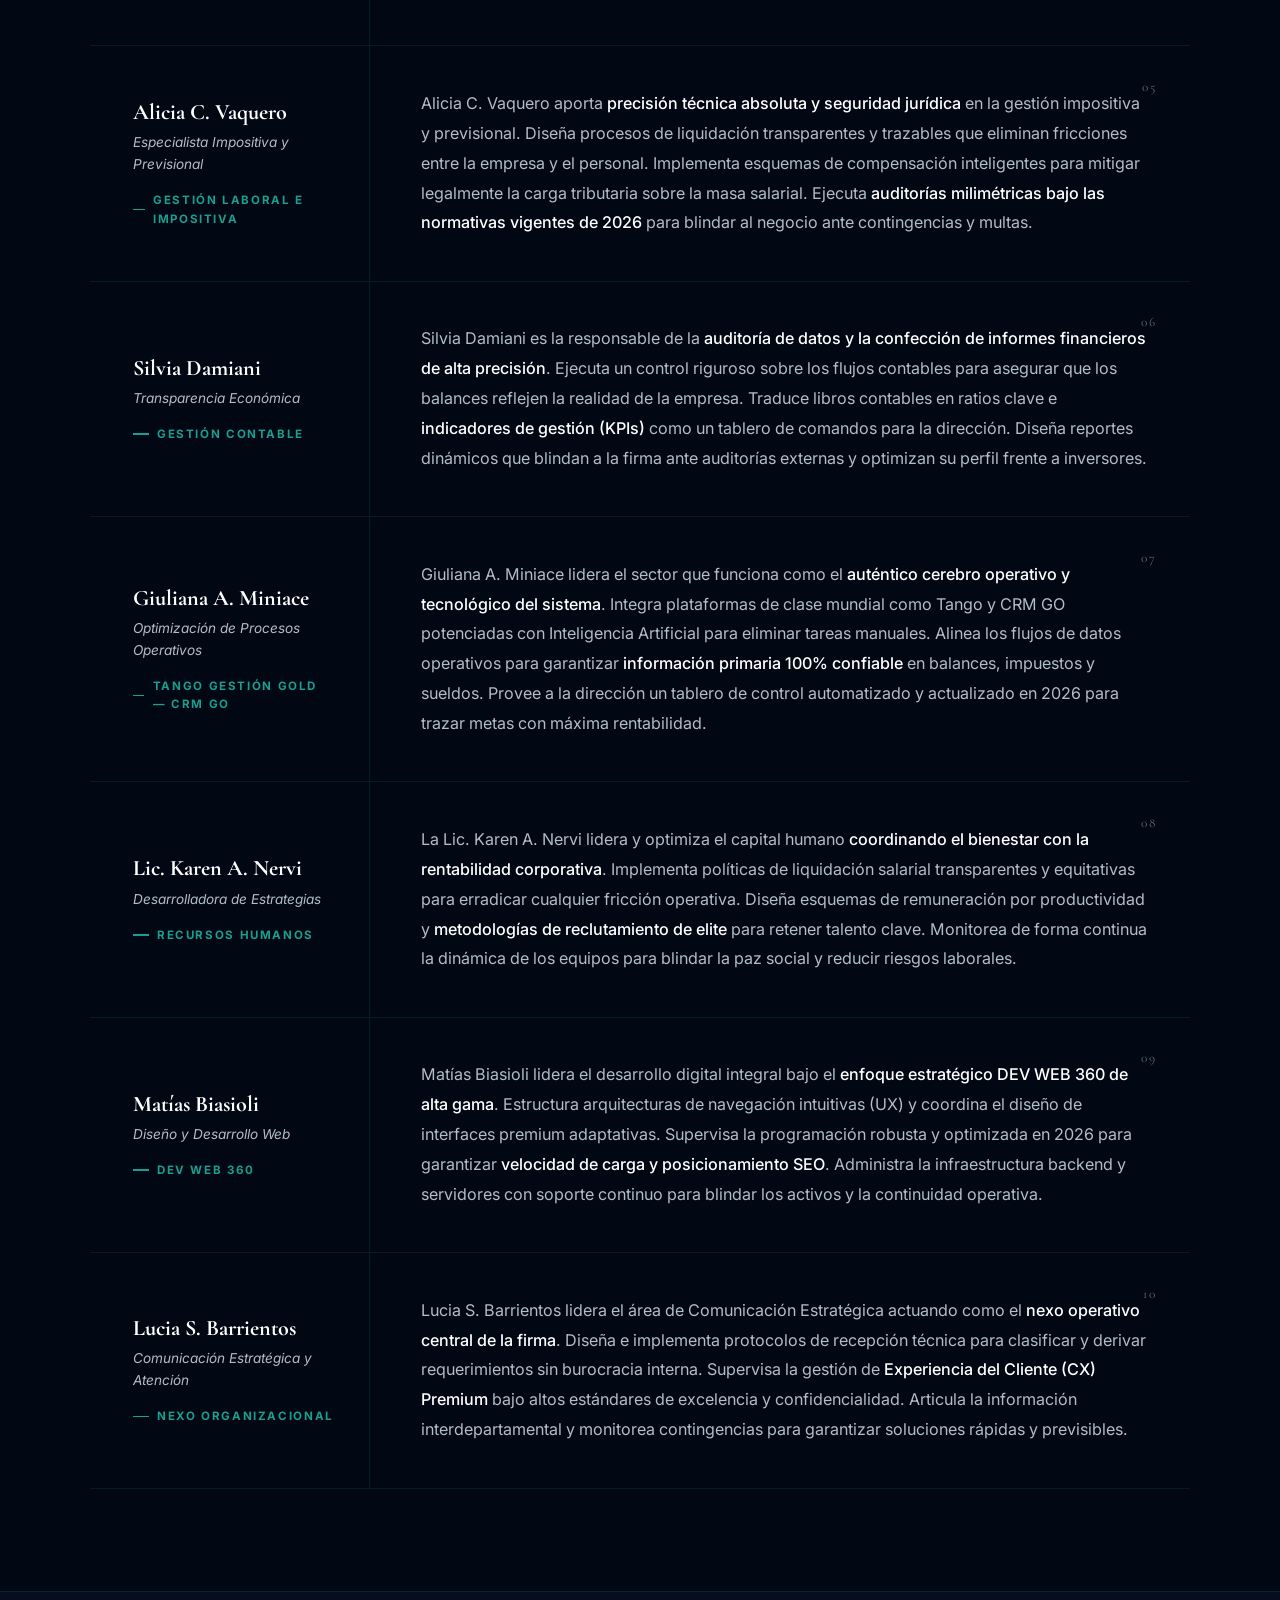
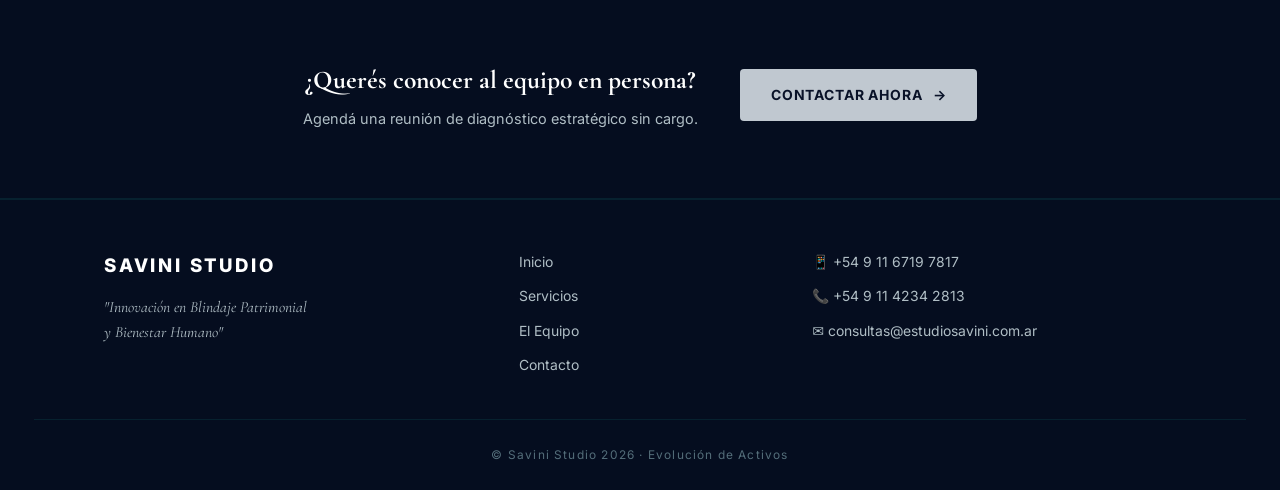
<file: equipo.html>
<!doctype html>
<html lang="es">
  <head>
    <meta charset="UTF-8" />
    <meta name="viewport" content="width=device-width, initial-scale=1.0" />
    <title>El Equipo — Savini Studio</title>
    <link rel="preconnect" href="https://fonts.googleapis.com" />
    <link href="https://fonts.googleapis.com/css2?family=Cormorant+Garamond:ital,wght@0,400;0,600;0,700;1,400;1,700&family=Inter:wght@300;400;500;600;700&display=swap" rel="stylesheet" />
    <link rel="icon" type="image/svg+xml" href="favicon.svg">
    <link rel="stylesheet" href="css/style.css" />
    <link rel="stylesheet" href="css/equipo.css" />
  </head>
  <body>
    <!-- NAV -->
    <header class="nav-wrapper">
      <nav class="nav">
        <a href="index.html" class="nav-logo">
          <div class="nav-logo-text">
            <span class="nav-logo-main">SAVINI STUDIO</span>
            <span class="nav-logo-sub">Evolución de Activos</span>
          </div>
        </a>
        <ul class="nav-links">
          <li><a href="index.html" class="nav-link">Inicio</a></li>
          <li><a href="servicios.html" class="nav-link">Servicios</a></li>
          <li><a href="equipo.html" class="nav-link active">El Equipo</a></li>
          <li><a href="contacto.html" class="nav-link">Contacto</a></li>
        </ul>
        <a href="contacto.html" class="btn-nav">Diagnóstico estratégico <span>→</span></a>
        <button class="nav-burger" id="navBurger" aria-label="Menú">
          <span></span><span></span><span></span>
        </button>
      </nav>
      <div class="nav-mobile-menu" id="navMobileMenu">
        <a href="index.html" class="nav-link">Inicio</a>
        <a href="servicios.html" class="nav-link">Servicios</a>
        <a href="equipo.html" class="nav-link active">El Equipo</a>
        <a href="contacto.html" class="nav-link">Contacto</a>
        <a href="contacto.html" class="btn-nav">Diagnóstico estratégico →</a>
      </div>
    </header>

    <!-- HERO -->
    <section class="equipo-hero">
      <div class="equipo-hero-bg"></div>
      <div class="equipo-hero-content">
        <p class="section-eyebrow">Nuestros profesionales</p>
        <h1 class="equipo-hero-title">El equipo detrás<br />del <em>ecosistema</em></h1>
        <p class="equipo-hero-desc">Cada área cuenta con un especialista de trayectoria comprobada. Un equipo multidisciplinario que trabaja de forma integrada para blindar y potenciar su negocio.</p>
      </div>
    </section>

    <!-- LISTA DEL EQUIPO -->
    <section class="equipo-section">
      <div class="equipo-list">

        <div class="miembro">
          <span class="miembro-num">01</span>
          <div class="miembro-left">
            <div class="miembro-nombre">Dr. Claudio A. Savini</div>
            <div class="miembro-titulo">Dirección General y Negociación</div>
            <div class="miembro-area">Liderazgo y Negociación</div>
          </div>
          <div class="miembro-right">
            <p class="miembro-desc">El Dr. Claudio A. Savini ejerce una dirección general de alta gama basada en el rigor analítico y la precisión estratégica. Su gestión transforma escenarios complejos en planes lógicos, ejecutando <strong>negociaciones corporativas de máximo nivel</strong>. Aporta un blindaje absoluto en mitigación de riesgos legales y financieros para proteger los activos y reputación de la firma. Un <strong>liderazgo de autor orientado a resultados</strong> que garantiza la solidez institucional y el éxito en inversiones exclusivas.</p>
          </div>
        </div>

        <div class="miembro">
          <span class="miembro-num">02</span>
          <div class="miembro-left">
            <div class="miembro-nombre">Matías Savini</div>
            <div class="miembro-titulo">Gestión de Activos y Nuevos Negocios</div>
            <div class="miembro-area">Expansión y Rentabilidad</div>
          </div>
          <div class="miembro-right">
            <p class="miembro-desc">Matías Savini actúa como el <strong>motor de expansión del estudio</strong>, combinando la audacia comercial con un estricto control de riesgos. Diseña la ingeniería financiera de proyectos mediante modelos de costos y proyecciones de flujo de caja de alta precisión. Lidera la estrategia en <strong>Real Estate de alta gama</strong>, estructurando desarrollos urbanos y negocios inmobiliarios de nivel premium. Ejecuta auditorías técnicas previas y alianzas corporativas clave para descubrir, validar y consolidar inversiones blindadas.</p>
          </div>
        </div>

        <div class="miembro">
          <span class="miembro-num">03</span>
          <div class="miembro-left">
            <div class="miembro-nombre">Sebastián Savini</div>
            <div class="miembro-titulo">Desarrollador y Protección Digital</div>
            <div class="miembro-area">Ciberseguridad y Blindaje</div>
          </div>
          <div class="miembro-right">
            <p class="miembro-desc">Sebastián Savini diseña y despliega <strong>soluciones de software e ingeniería de seguridad avanzada</strong> para crear infraestructuras inviolables. Desarrolla plataformas a medida bajo metodologías de diseño seguro nativo y ejecuta auditorías predictivas mediante Pentesting. Implementa protocolos de cifrado y sistemas de alerta temprana para mitigar amenazas y <strong>blindar activos digitales sensibles</strong>. Dirige estratégicamente los planes de continuidad de negocio y resiliencia para garantizar la operatividad ininterrumpida de la firma.</p>
          </div>
        </div>

        <div class="miembro">
          <span class="miembro-num">04</span>
          <div class="miembro-left">
            <div class="miembro-nombre">Clr. Adriana L. Muñoz</div>
            <div class="miembro-titulo">Bienestar Humano y Gestión de Conflictos</div>
            <div class="miembro-area">Counseling & Mindfulness</div>
          </div>
          <div class="miembro-right">
            <p class="miembro-desc">La Clr. Adriana L. Muñoz lidera el desarrollo del capital humano aportando un <strong>enfoque profundamente humano y estratégico</strong>. Facilita la resolución de tensiones internas mediante técnicas de Counseling y programas prácticos de gestión emocional. Optimiza la productividad organizacional, previene el burnout e incrementa la claridad en la toma de decisiones corporativas. Una <strong>gestión de autor</strong> que construye una cultura de paz y comunicación asertiva indispensable para la expansión del negocio.</p>
          </div>
        </div>

        <div class="miembro">
          <span class="miembro-num">05</span>
          <div class="miembro-left">
            <div class="miembro-nombre">Alicia C. Vaquero</div>
            <div class="miembro-titulo">Especialista Impositiva y Previsional</div>
            <div class="miembro-area">Gestión Laboral e Impositiva</div>
          </div>
          <div class="miembro-right">
            <p class="miembro-desc">Alicia C. Vaquero aporta <strong>precisión técnica absoluta y seguridad jurídica</strong> en la gestión impositiva y previsional. Diseña procesos de liquidación transparentes y trazables que eliminan fricciones entre la empresa y el personal. Implementa esquemas de compensación inteligentes para mitigar legalmente la carga tributaria sobre la masa salarial. Ejecuta <strong>auditorías milimétricas bajo las normativas vigentes de 2026</strong> para blindar al negocio ante contingencias y multas.</p>
          </div>
        </div>

        <div class="miembro">
          <span class="miembro-num">06</span>
          <div class="miembro-left">
            <div class="miembro-nombre">Silvia Damiani</div>
            <div class="miembro-titulo">Transparencia Económica</div>
            <div class="miembro-area">Gestión Contable</div>
          </div>
          <div class="miembro-right">
            <p class="miembro-desc">Silvia Damiani es la responsable de la <strong>auditoría de datos y la confección de informes financieros de alta precisión</strong>. Ejecuta un control riguroso sobre los flujos contables para asegurar que los balances reflejen la realidad de la empresa. Traduce libros contables en ratios clave e <strong>indicadores de gestión (KPIs)</strong> como un tablero de comandos para la dirección. Diseña reportes dinámicos que blindan a la firma ante auditorías externas y optimizan su perfil frente a inversores.</p>
          </div>
        </div>

        <div class="miembro">
          <span class="miembro-num">07</span>
          <div class="miembro-left">
            <div class="miembro-nombre">Giuliana A. Miniace</div>
            <div class="miembro-titulo">Optimización de Procesos Operativos</div>
            <div class="miembro-area">Tango Gestión Gold — CRM GO</div>
          </div>
          <div class="miembro-right">
            <p class="miembro-desc">Giuliana A. Miniace lidera el sector que funciona como el <strong>auténtico cerebro operativo y tecnológico del sistema</strong>. Integra plataformas de clase mundial como Tango y CRM GO potenciadas con Inteligencia Artificial para eliminar tareas manuales. Alinea los flujos de datos operativos para garantizar <strong>información primaria 100% confiable</strong> en balances, impuestos y sueldos. Provee a la dirección un tablero de control automatizado y actualizado en 2026 para trazar metas con máxima rentabilidad.</p>
          </div>
        </div>

        <div class="miembro">
          <span class="miembro-num">08</span>
          <div class="miembro-left">
            <div class="miembro-nombre">Lic. Karen A. Nervi</div>
            <div class="miembro-titulo">Desarrolladora de Estrategias</div>
            <div class="miembro-area">Recursos Humanos</div>
          </div>
          <div class="miembro-right">
            <p class="miembro-desc">La Lic. Karen A. Nervi lidera y optimiza el capital humano <strong>coordinando el bienestar con la rentabilidad corporativa</strong>. Implementa políticas de liquidación salarial transparentes y equitativas para erradicar cualquier fricción operativa. Diseña esquemas de remuneración por productividad y <strong>metodologías de reclutamiento de elite</strong> para retener talento clave. Monitorea de forma continua la dinámica de los equipos para blindar la paz social y reducir riesgos laborales.</p>
          </div>
        </div>

        <div class="miembro">
          <span class="miembro-num">09</span>
          <div class="miembro-left">
            <div class="miembro-nombre">Matías Biasioli</div>
            <div class="miembro-titulo">Diseño y Desarrollo Web</div>
            <div class="miembro-area">Dev Web 360</div>
          </div>
          <div class="miembro-right">
            <p class="miembro-desc">Matías Biasioli lidera el desarrollo digital integral bajo el <strong>enfoque estratégico DEV WEB 360 de alta gama</strong>. Estructura arquitecturas de navegación intuitivas (UX) y coordina el diseño de interfaces premium adaptativas. Supervisa la programación robusta y optimizada en 2026 para garantizar <strong>velocidad de carga y posicionamiento SEO</strong>. Administra la infraestructura backend y servidores con soporte continuo para blindar los activos y la continuidad operativa.</p>
          </div>
        </div>

        <div class="miembro">
          <span class="miembro-num">10</span>
          <div class="miembro-left">
            <div class="miembro-nombre">Lucia S. Barrientos</div>
            <div class="miembro-titulo">Comunicación Estratégica y Atención</div>
            <div class="miembro-area">Nexo Organizacional</div>
          </div>
          <div class="miembro-right">
            <p class="miembro-desc">Lucia S. Barrientos lidera el área de Comunicación Estratégica actuando como el <strong>nexo operativo central de la firma</strong>. Diseña e implementa protocolos de recepción técnica para clasificar y derivar requerimientos sin burocracia interna. Supervisa la gestión de <strong>Experiencia del Cliente (CX) Premium</strong> bajo altos estándares de excelencia y confidencialidad. Articula la información interdepartamental y monitorea contingencias para garantizar soluciones rápidas y previsibles.</p>
          </div>
        </div>

      </div>
    </section>

    <!-- CTA -->
    <section class="cta-section">
      <div class="cta-inner">
        <div class="cta-text">
          <h2>¿Querés conocer al equipo en persona?</h2>
          <p>Agendá una reunión de diagnóstico estratégico sin cargo.</p>
        </div>
        <a href="contacto.html" class="btn-primary btn-cta">Contactar ahora <span>→</span></a>
      </div>
    </section>

    <!-- FOOTER -->
    <footer class="footer">
      <div class="container footer-grid">
        <div class="footer-brand">
          <div class="nav-logo-main" style="font-size:1.1rem;letter-spacing:0.15em;">SAVINI STUDIO</div>
          <p class="footer-tagline">"Innovación en Blindaje Patrimonial<br/>y Bienestar Humano"</p>
        </div>
        <div class="footer-links">
          <a href="index.html">Inicio</a>
          <a href="servicios.html">Servicios</a>
          <a href="equipo.html">El Equipo</a>
          <a href="contacto.html">Contacto</a>
        </div>
        <div class="footer-contact">
          <a href="https://wa.me/5491167197817">📱 +54 9 11 6719 7817</a>
          <a href="https://wa.me/5491142342813">📞 +54 9 11 4234 2813</a>
          <a href="mailto:consultas@estudiosavini.com.ar">✉ consultas@estudiosavini.com.ar</a>
        </div>
      </div>
      <div class="footer-copy">© Savini Studio 2026 · Evolución de Activos</div>
    </footer>

    <script src="js/main.js"></script>
    <script src="js/equipo.js"></script>
  </body>
</html>
</file>
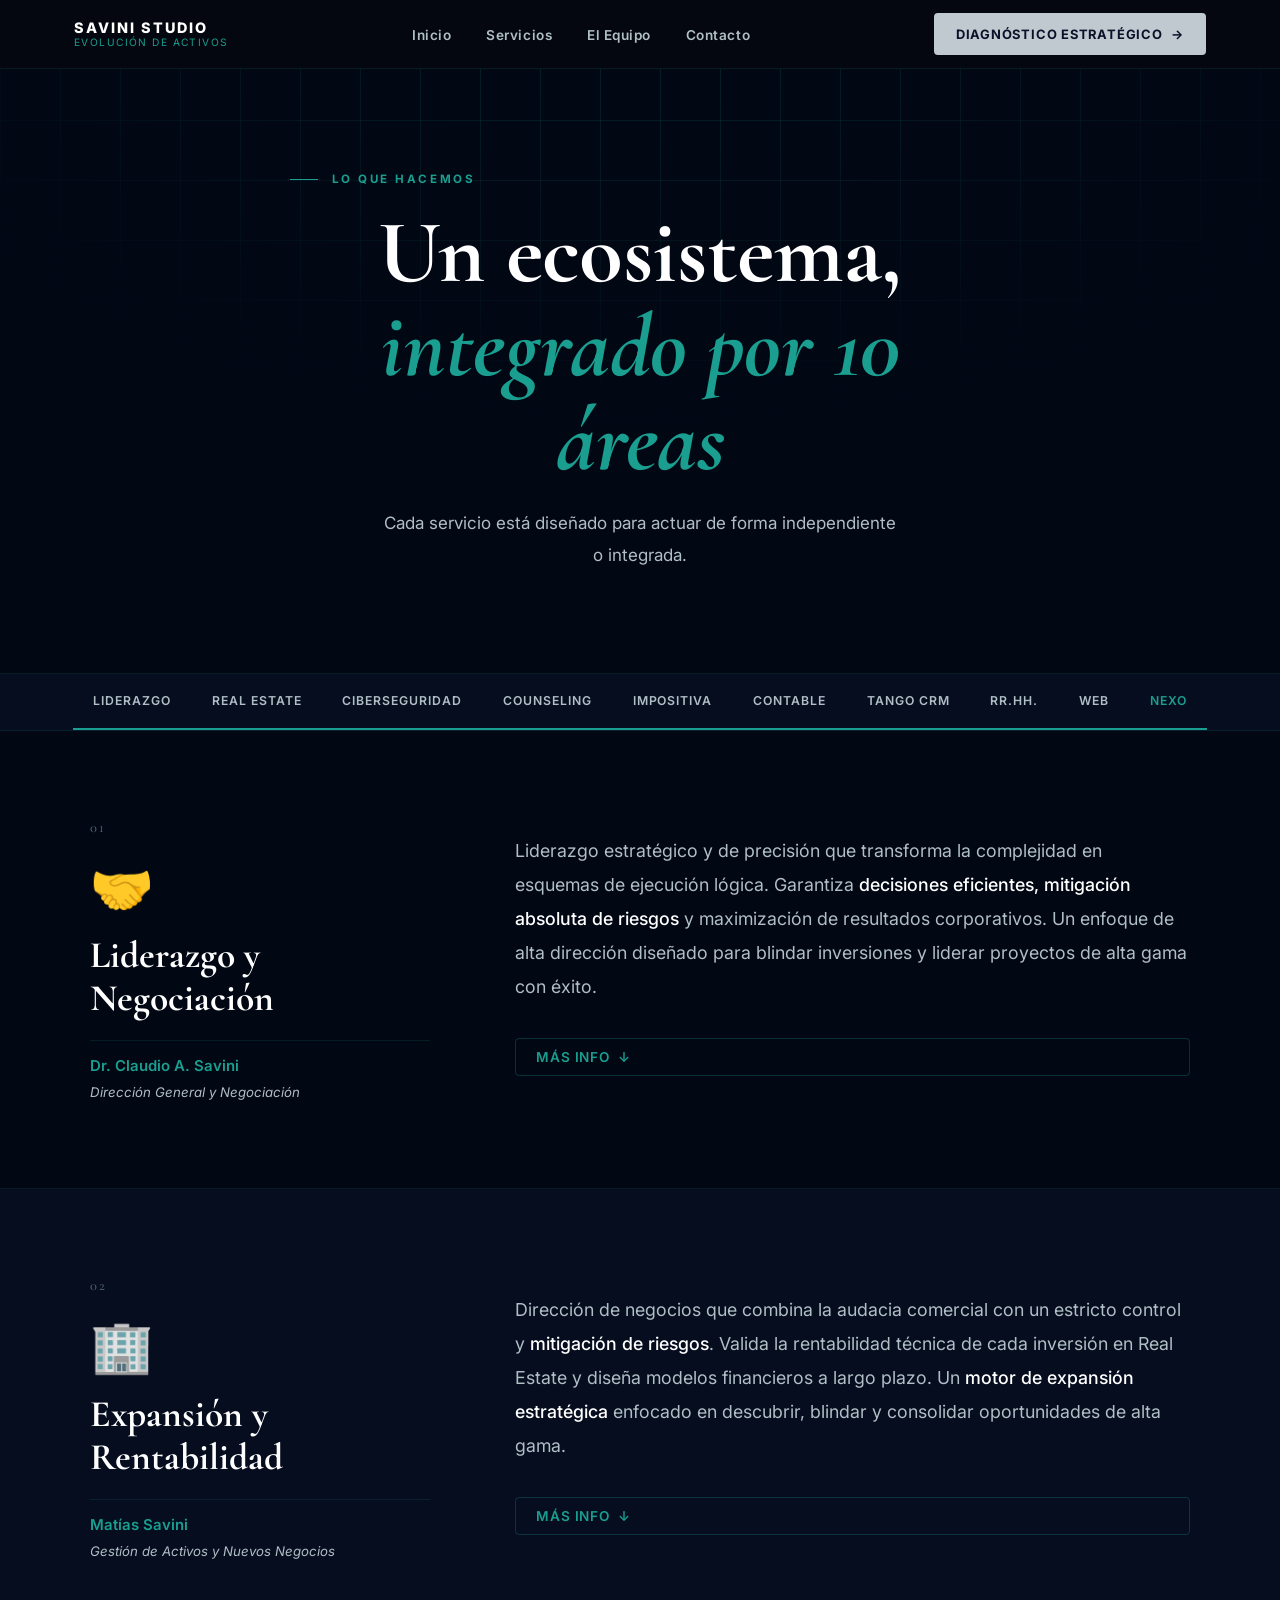
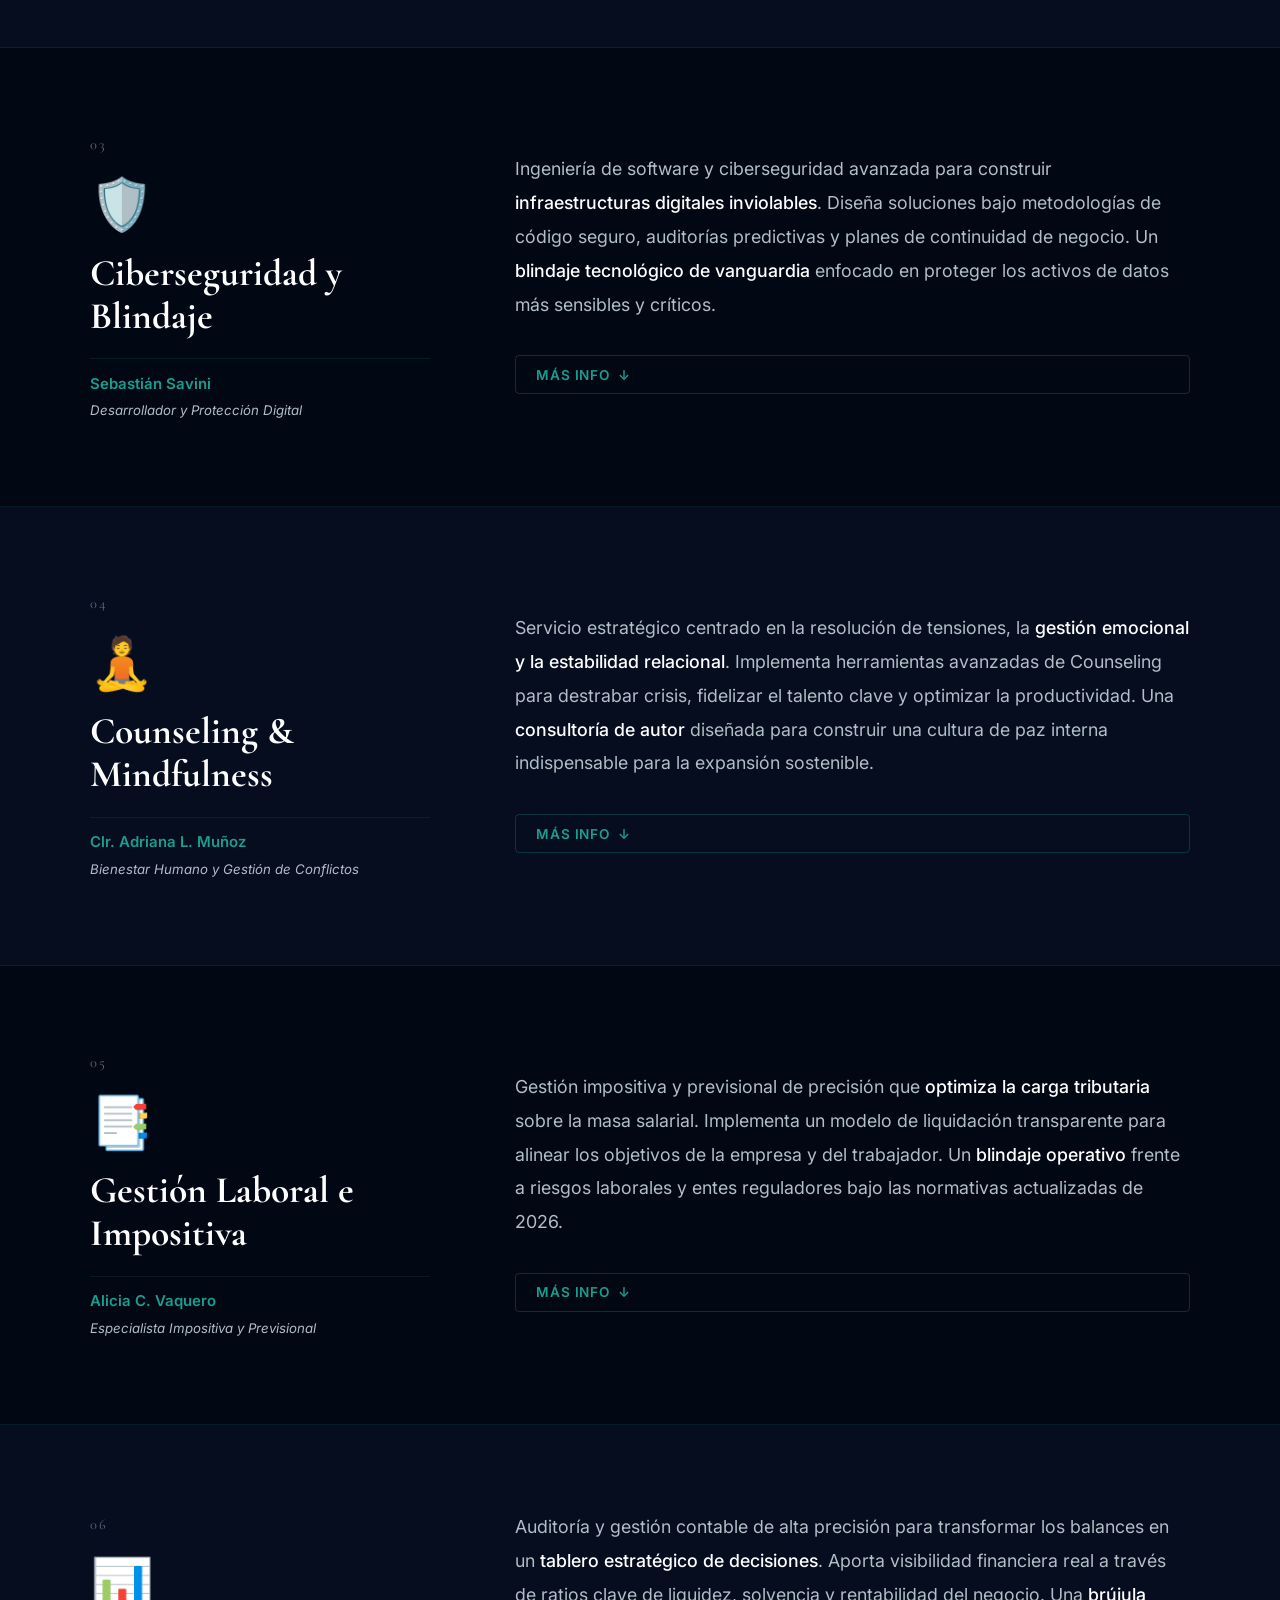
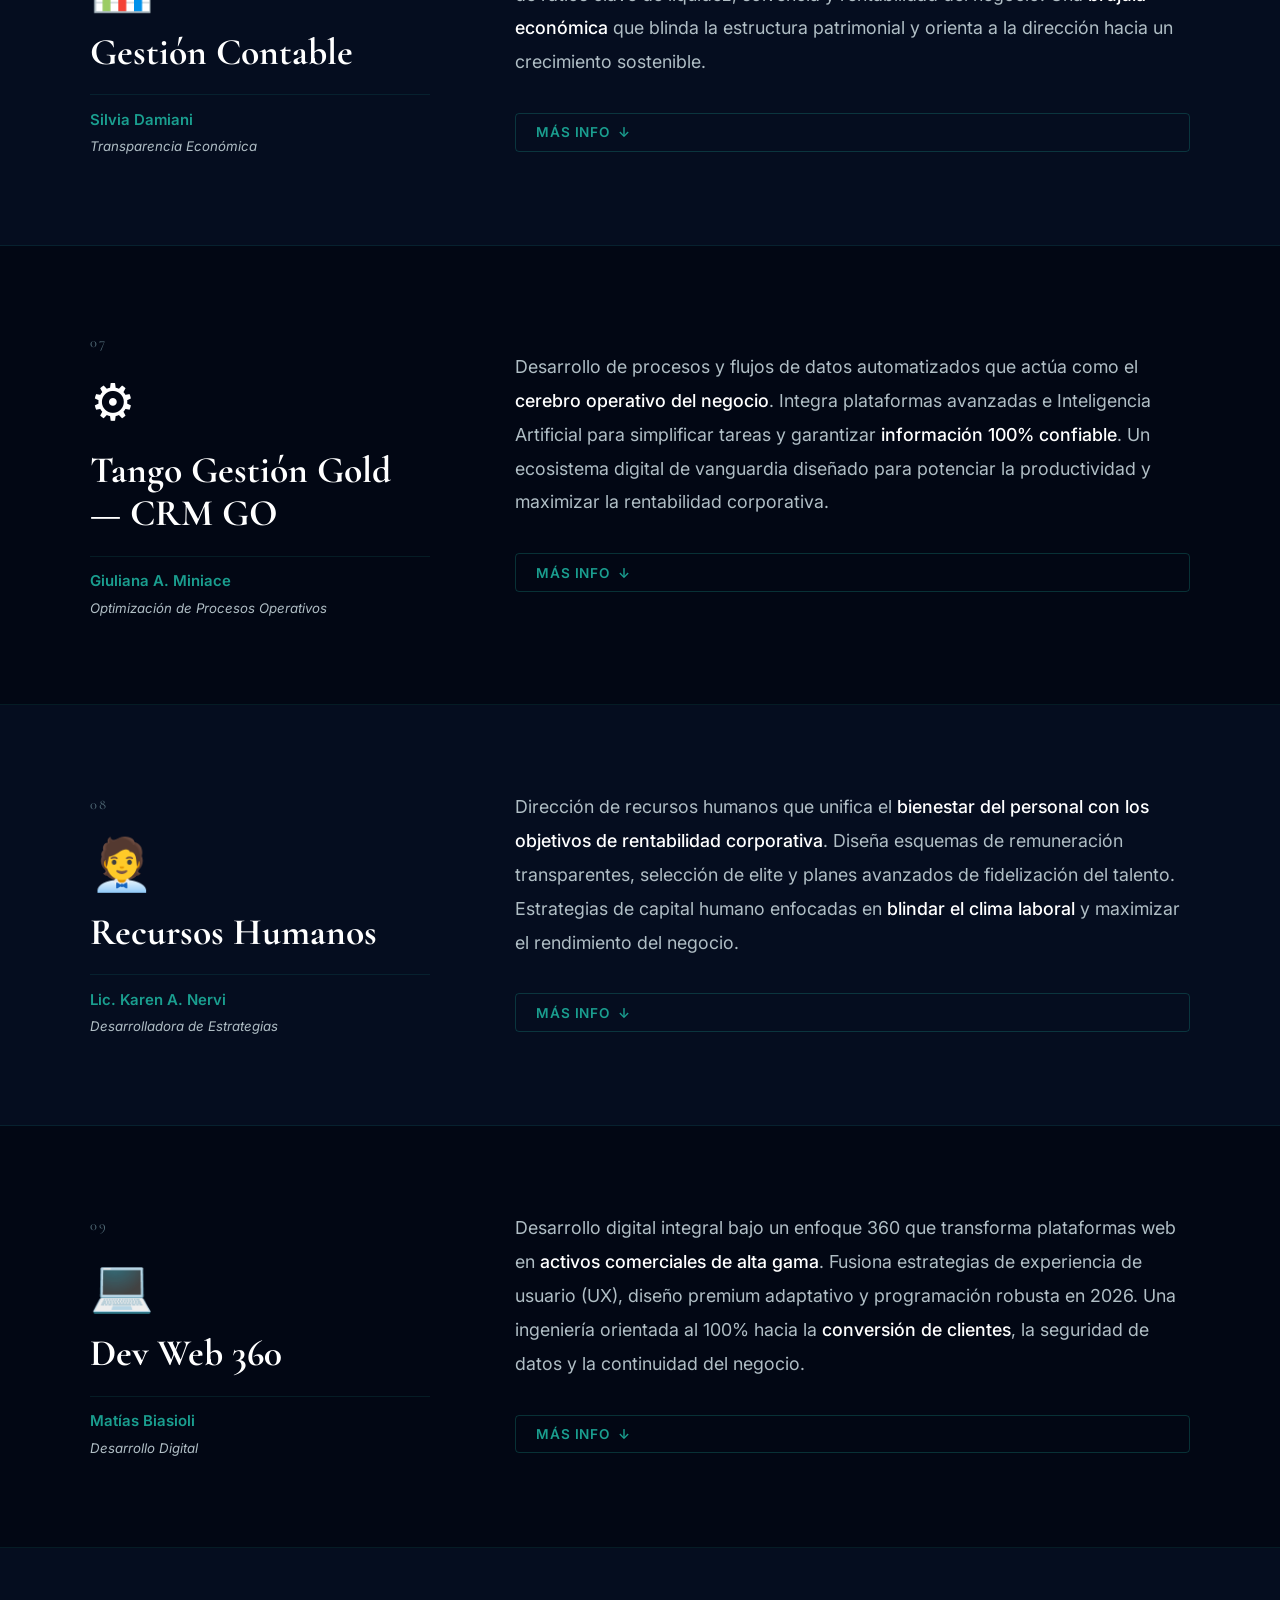
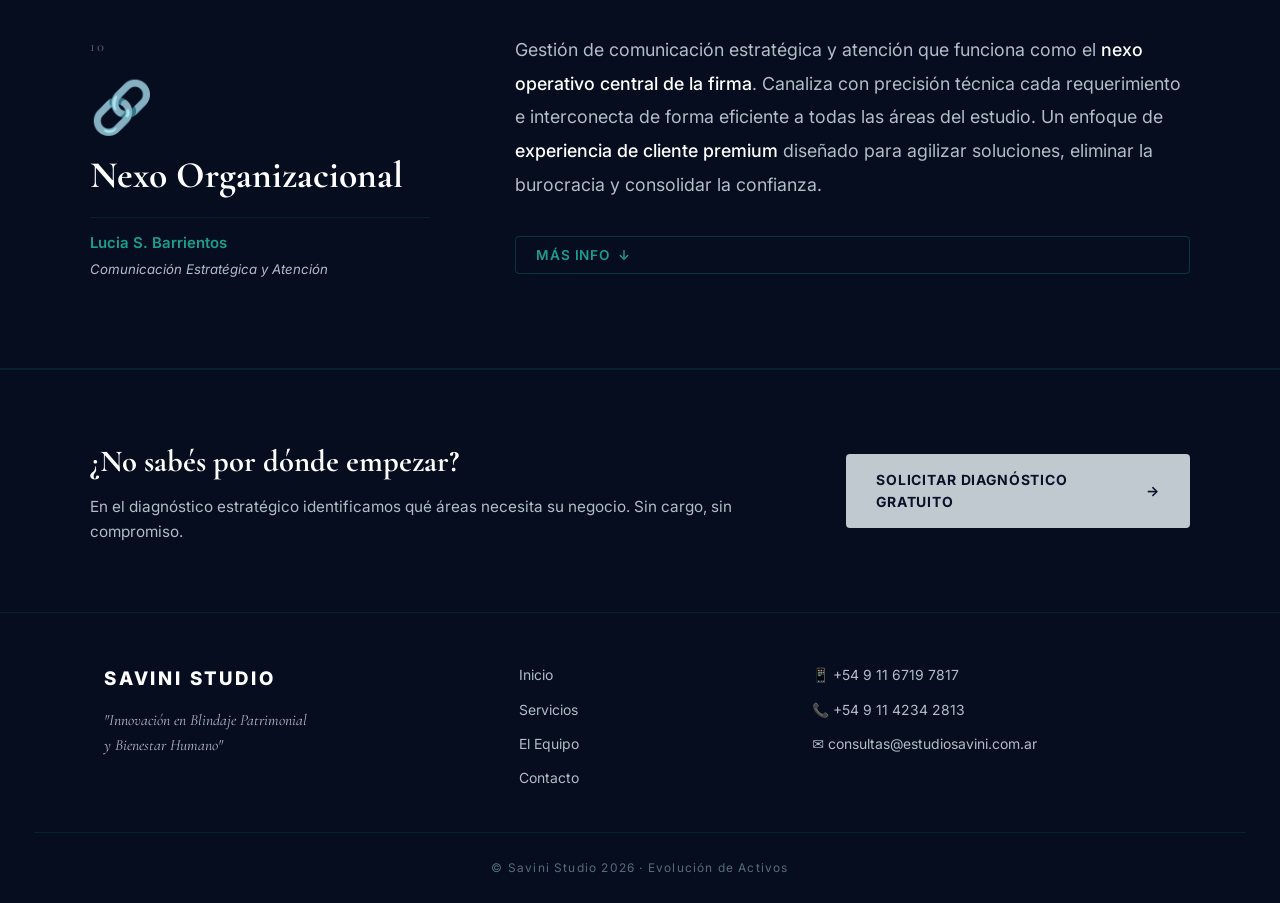
<file: servicios.html>
<!doctype html>
<html lang="es">
  <head>
    <meta charset="UTF-8" />
    <meta name="viewport" content="width=device-width, initial-scale=1.0" />
    <title>Servicios — Savini Studio</title>
    <link rel="preconnect" href="https://fonts.googleapis.com" />
    <link
      href="https://fonts.googleapis.com/css2?family=Cormorant+Garamond:ital,wght@0,400;0,600;0,700;1,400;1,700&family=Inter:wght@300;400;500;600;700&display=swap"
      rel="stylesheet"
    />
    <link rel="icon" type="image/svg+xml" href="favicon.svg">
    <link rel="stylesheet" href="css/style.css" />
    <link rel="stylesheet" href="css/servicios.css" />
  </head>
  <body>
    <!-- NAV -->
    <header class="nav-wrapper">
      <nav class="nav">
        <a href="index.html" class="nav-logo">
          <div class="nav-logo-text">
            <span class="nav-logo-main">SAVINI STUDIO</span>
            <span class="nav-logo-sub">Evolución de Activos</span>
          </div>
        </a>
        <ul class="nav-links">
          <li><a href="index.html" class="nav-link">Inicio</a></li>
          <li>
            <a href="servicios.html" class="nav-link active">Servicios</a>
          </li>
          <li><a href="equipo.html" class="nav-link">El Equipo</a></li>
          <li><a href="contacto.html" class="nav-link">Contacto</a></li>
        </ul>
        <a href="contacto.html" class="btn-nav"
          >Diagnóstico estratégico <span>→</span></a
        >
        <button class="nav-burger" id="navBurger" aria-label="Menú">
          <span></span><span></span><span></span>
        </button>
      </nav>
      <div class="nav-mobile-menu" id="navMobileMenu">
        <a href="index.html" class="nav-link">Inicio</a>
        <a href="servicios.html" class="nav-link active">Servicios</a>
        <a href="equipo.html" class="nav-link">El Equipo</a>
        <a href="contacto.html" class="nav-link">Contacto</a>
        <a href="contacto.html" class="btn-nav">Diagnóstico estratégico →</a>
      </div>
    </header>

    <!-- HERO -->
    <section class="srv-hero">
      <div class="srv-hero-bg"></div>
      <div class="srv-hero-content">
        <p class="section-eyebrow">Lo que hacemos</p>
        <h1 class="srv-hero-title">
          Un ecosistema,<br /><em>integrado por 10 áreas</em>
        </h1>
        <p class="srv-hero-desc">
          Cada servicio está diseñado para actuar de forma independiente o
          integrada.
        </p>
      </div>
    </section>

    <!-- ÍNDICE RÁPIDO -->
    <nav class="srv-index">
      <a href="#liderazgo">Liderazgo</a>
      <a href="#realestate">Real Estate</a>
      <a href="#ciber">Ciberseguridad</a>
      <a href="#counseling">Counseling</a>
      <a href="#impositiva">Impositiva</a>
      <a href="#contable">Contable</a>
      <a href="#tango">Tango CRM</a>
      <a href="#rrhh">RR.HH.</a>
      <a href="#web">Web</a>
      <a href="#nexo">Nexo</a>
    </nav>

    <!-- SERVICIOS -->
    <div class="srv-list">
      <!-- 01 LIDERAZGO -->
      <section class="srv-item" id="liderazgo">
        <div class="srv-item-inner">
          <div class="srv-item-left">
            <div class="srv-num">01</div>
            <div class="srv-icon">🤝</div>
            <h2 class="srv-title">Liderazgo y Negociación</h2>
            <div class="srv-professional">
              <span class="srv-pro-name">Dr. Claudio A. Savini</span>
              <span class="srv-pro-role">Dirección General y Negociación</span>
            </div>
          </div>
          <div class="srv-item-right">
            <p>
              Liderazgo estratégico y de precisión que transforma la complejidad
              en esquemas de ejecución lógica. Garantiza
              <strong
                >decisiones eficientes, mitigación absoluta de riesgos</strong
              >
              y maximización de resultados corporativos. Un enfoque de alta
              dirección diseñado para blindar inversiones y liderar proyectos de
              alta gama con éxito.
            </p>
            <button class="btn-mas-info" data-target="info-liderazgo">
              Más info <span>↓</span>
            </button>
            <div class="srv-mas-info" id="info-liderazgo">
              <h4>Liderazgo Estratégico y Rigor Analítico</h4>
              <p>
                La alta dirección no admite improvisaciones. El Dr. Claudio A.
                Savini aporta una estructura de precisión que transforma
                escenarios caóticos y complejos en esquemas de ejecución lógica,
                garantizando decisiones eficientes y maximizando resultados bajo
                un rigor analítico absoluto:
              </p>
              <ul>
                <li>
                  <strong>Experiencia en Negociación:</strong> Diseño y
                  ejecución de estrategias de negociación de alto nivel,
                  destrabando conflictos complejos y alineando intereses
                  contrapuestos para consolidar acuerdos de mutuo beneficio y
                  largo plazo.
                </li>
                <li>
                  <strong>Estructuración Lógica:</strong> Capacidad analítica
                  para desglosar problemas corporativos masivos, identificar
                  variables críticas y traducirlas en planes de acción claros,
                  medibles y orientados a la máxima rentabilidad.
                </li>
                <li>
                  <strong>Mitigación de Riesgos:</strong> Evaluación y
                  diagnóstico continuo del entorno legal, comercial y financiero
                  para anticipar contingencias operativas, blindando los activos
                  y la reputación de las instituciones.
                </li>
                <li>
                  <strong>Liderazgo Basado en Resultados:</strong> Dirección de
                  equipos multidisciplinarios bajo estándares de alta exigencia,
                  fomentando una cultura de eficiencia, previsibilidad y
                  excelencia operativa.
                </li>
              </ul>
              <p class="srv-resultado">
                <strong>El resultado:</strong> Un liderazgo corporativo de autor
                que brinda solidez institucional, previsibilidad financiera y la
                certeza estratégica necesaria para liderar proyectos e
                inversiones de alta gama con éxito garantizado.
              </p>
              <a href="contacto.html" class="btn-primary"
                >Consultar este servicio <span>→</span></a
              >
            </div>
          </div>
        </div>
      </section>

      <!-- 02 REAL ESTATE -->
      <section class="srv-item srv-item--alt" id="realestate">
        <div class="srv-item-inner">
          <div class="srv-item-left">
            <div class="srv-num">02</div>
            <div class="srv-icon">🏢</div>
            <h2 class="srv-title">Expansión y Rentabilidad</h2>
            <div class="srv-professional">
              <span class="srv-pro-name">Matías Savini</span>
              <span class="srv-pro-role"
                >Gestión de Activos y Nuevos Negocios</span
              >
            </div>
          </div>
          <div class="srv-item-right">
            <p>
              Dirección de negocios que combina la audacia comercial con un
              estricto control y <strong>mitigación de riesgos</strong>. Valida
              la rentabilidad técnica de cada inversión en Real Estate y diseña
              modelos financieros a largo plazo. Un
              <strong>motor de expansión estratégica</strong> enfocado en
              descubrir, blindar y consolidar oportunidades de alta gama.
            </p>
            <button class="btn-mas-info" data-target="info-realestate">
              Más info <span>↓</span>
            </button>
            <div class="srv-mas-info" id="info-realestate">
              <h4>Expansión Estratégica y Rentabilidad Blindada</h4>
              <p>
                El crecimiento corporativo sostenible requiere una visión que
                combine la audacia comercial con un estricto control de riesgos.
                Matías Savini actúa como el motor de expansión del estudio,
                validando la rentabilidad técnica de cada inversión y
                transformando las oportunidades de mercado en éxitos
                patrimoniales plenamente protegidos:
              </p>
              <ul>
                <li>
                  <strong>Proyectos de Inversión:</strong> Evaluación analítica
                  y desarrollo de modelos de costos y proyecciones de flujo de
                  caja, garantizando que cada inversión cuente con ratios de
                  rentabilidad sólidos y viabilidad a largo plazo.
                </li>
                <li>
                  <strong>Estrategia en Real Estate de Alta Gama:</strong>
                  Identificación y estructuración de negocios inmobiliarios
                  premium y desarrollos urbanos, capitalizando oportunidades
                  latentes en el mercado.
                </li>
                <li>
                  <strong>Análisis y Mitigación de Riesgos:</strong> Auditoría
                  técnica previa (Due Diligence) de cada nuevo negocio,
                  asegurando que los aspectos comerciales, tributarios y de
                  mercado estén completamente alineados y blindados.
                </li>
                <li>
                  <strong>Desarrollo de Alianzas Corporativas:</strong> Conexión
                  y negociación con socios clave, fondos de inversión y
                  desarrolladores, tejiendo una red institucional de alta gama
                  que tracciona capital.
                </li>
              </ul>
              <p class="srv-resultado">
                <strong>El resultado:</strong> Un enfoque de negocios de
                vanguardia que descubre, valida y consolida oportunidades de
                alta rentabilidad, ofreciendo a los inversores la seguridad
                técnica y el respaldo estratégico que exigen los mercados más
                competitivos.
              </p>
              <a href="contacto.html" class="btn-primary"
                >Consultar este servicio <span>→</span></a
              >
            </div>
          </div>
        </div>
      </section>

      <!-- 03 CIBERSEGURIDAD -->
      <section class="srv-item" id="ciber">
        <div class="srv-item-inner">
          <div class="srv-item-left">
            <div class="srv-num">03</div>
            <div class="srv-icon">🛡️</div>
            <h2 class="srv-title">Ciberseguridad y Blindaje</h2>
            <div class="srv-professional">
              <span class="srv-pro-name">Sebastián Savini</span>
              <span class="srv-pro-role"
                >Desarrollador y Protección Digital</span
              >
            </div>
          </div>
          <div class="srv-item-right">
            <p>
              Ingeniería de software y ciberseguridad avanzada para construir
              <strong>infraestructuras digitales inviolables</strong>. Diseña
              soluciones bajo metodologías de código seguro, auditorías
              predictivas y planes de continuidad de negocio. Un
              <strong>blindaje tecnológico de vanguardia</strong> enfocado en
              proteger los activos de datos más sensibles y críticos.
            </p>
            <button class="btn-mas-info" data-target="info-ciber">
              Más info <span>↓</span>
            </button>
            <div class="srv-mas-info" id="info-ciber">
              <h4>Ciberseguridad Avanzada y Blindaje Tecnológico</h4>
              <p>
                La transformación digital y los activos de información exigen
                una infraestructura inviolable. Sebastián Savini diseña y
                despliega soluciones de software e ingeniería de seguridad que
                funcionan como auténticas bóvedas operativas:
              </p>
              <ul>
                <li>
                  <strong>Arquitectura de Software Segura:</strong> Desarrollo
                  de plataformas, aplicaciones y sistemas a medida bajo
                  metodologías de diseño seguro (Security by Design),
                  garantizando que el código nativo sea resistente a intrusiones
                  desde su origen.
                </li>
                <li>
                  <strong>Ciberseguridad y Auditoría Digital:</strong>
                  Diagnóstico técnico integral (Pentesting) e identificación
                  predictiva de brechas de seguridad, implementando protocolos
                  de cifrado avanzada y control de accesos.
                </li>
                <li>
                  <strong>Continuidad de Negocio y Resiliencia:</strong> Diseño
                  y ejecución de planes estratégicos ante contingencias o
                  incidentes digitales, asegurando la recuperación inmediata de
                  datos críticos y el funcionamiento ininterrumpido de las
                  operaciones.
                </li>
                <li>
                  <strong>Monitoreo y Mitigación de Amenazas:</strong> Gestión
                  de entornos tecnológicos complejos mediante sistemas de alerta
                  temprana, blindando la propiedad intelectual y los activos
                  digitales más sensibles.
                </li>
              </ul>
              <p class="srv-resultado">
                <strong>El resultado:</strong> Un ecosistema tecnológico
                corporativo robusto, ágil y totalmente blindado que permite a
                las empresas expandirse hacia el mercado digital con la
                tranquilidad de que su información y su reputación están
                protegidas al más alto nivel.
              </p>
              <a href="contacto.html" class="btn-primary"
                >Consultar este servicio <span>→</span></a
              >
            </div>
          </div>
        </div>
      </section>

      <!-- 04 COUNSELING -->
      <section class="srv-item srv-item--alt" id="counseling">
        <div class="srv-item-inner">
          <div class="srv-item-left">
            <div class="srv-num">04</div>
            <div class="srv-icon">🧘</div>
            <h2 class="srv-title">Counseling & Mindfulness</h2>
            <div class="srv-professional">
              <span class="srv-pro-name">Clr. Adriana L. Muñoz</span>
              <span class="srv-pro-role"
                >Bienestar Humano y Gestión de Conflictos</span
              >
            </div>
          </div>
          <div class="srv-item-right">
            <p>
              Servicio estratégico centrado en la resolución de tensiones, la
              <strong>gestión emocional y la estabilidad relacional</strong>.
              Implementa herramientas avanzadas de Counseling para destrabar
              crisis, fidelizar el talento clave y optimizar la productividad.
              Una <strong>consultoría de autor</strong> diseñada para construir
              una cultura de paz interna indispensable para la expansión
              sostenible.
            </p>
            <button class="btn-mas-info" data-target="info-counseling">
              Más info <span>↓</span>
            </button>
            <div class="srv-mas-info" id="info-counseling">
              <h4>Desarrollo del Capital Humano y Estabilidad Relacional</h4>
              <p>
                En tiempos donde el talento es el activo más escaso y valioso,
                las organizaciones exitosas se diferencian por la calidad y
                resiliencia de su cultura interna. La Clr. Adriana L. Muñoz
                aporta un enfoque profundamente humano y estratégico:
              </p>
              <ul>
                <li>
                  <strong>Desarrollo y Fidelización del Capital Humano:</strong>
                  Diseño de estrategias que ponen en el centro el bienestar real
                  del colaborador, priorizando la salud integral y el clima
                  laboral para atraer, potenciar y retener el talento clave.
                </li>
                <li>
                  <strong>Gestión y Destrabe de Conflictos Internos:</strong>
                  Mediante actitudes de Counseling, interviene con empatía en
                  situaciones de crisis o tensiones relacionales, transformando
                  los conflictos en oportunidades de alineación y cohesión
                  institucional.
                </li>
                <li>
                  <strong
                    >Mindfulness y Reducción del Estrés Corporativo:</strong
                  >
                  Implementación de programas prácticos de gestión emocional que
                  incrementan la claridad en la toma de decisiones, previenen el
                  burnout y elevan la productividad.
                </li>
                <li>
                  <strong>Sostenibilidad Relacional y Cultura de Paz:</strong>
                  Construcción de canales de comunicación asertiva y estructuras
                  de liderazgo colaborativo para un ambiente laboral previsible
                  y armónico.
                </li>
              </ul>
              <p class="srv-resultado">
                <strong>El resultado:</strong> Un entorno corporativo saludable,
                motivado y resiliente, donde las personas eligen quedarse y dar
                su mejor versión. Una gestión de autor que transforma el
                bienestar del equipo en el motor de rendimiento más sostenible y
                competitivo de la empresa.
              </p>
              <a href="contacto.html" class="btn-primary"
                >Consultar este servicio <span>→</span></a
              >
            </div>
          </div>
        </div>
      </section>

      <!-- 05 IMPOSITIVA -->
      <section class="srv-item" id="impositiva">
        <div class="srv-item-inner">
          <div class="srv-item-left">
            <div class="srv-num">05</div>
            <div class="srv-icon">📑</div>
            <h2 class="srv-title">Gestión Laboral e Impositiva</h2>
            <div class="srv-professional">
              <span class="srv-pro-name">Alicia C. Vaquero</span>
              <span class="srv-pro-role"
                >Especialista Impositiva y Previsional</span
              >
            </div>
          </div>
          <div class="srv-item-right">
            <p>
              Gestión impositiva y previsional de precisión que
              <strong>optimiza la carga tributaria</strong> sobre la masa
              salarial. Implementa un modelo de liquidación transparente para
              alinear los objetivos de la empresa y del trabajador. Un
              <strong>blindaje operativo</strong> frente a riesgos laborales y
              entes reguladores bajo las normativas actualizadas de 2026.
            </p>
            <button class="btn-mas-info" data-target="info-impositiva">
              Más info <span>↓</span>
            </button>
            <div class="srv-mas-info" id="info-impositiva">
              <h4>
                Gestión Laboral, Transparencia Operativa y Eficiencia Fiscal
              </h4>
              <p>
                La correcta administración de las obligaciones fiscales y
                previsionales es una pieza clave en la ingeniería de costos de
                cualquier organización. Alicia C. Vaquero aporta precisión
                técnica absoluta y seguridad jurídica:
              </p>
              <ul>
                <li>
                  <strong>Transparencia en Liquidaciones:</strong> Diseña
                  procesos de liquidación claros, trazables y de fácil lectura
                  tanto para la gerencia como para el personal, eliminando las
                  zonas grises en los recibos de sueldo.
                </li>
                <li>
                  <strong>Estructuración y Ahorro de Carga Tributaria:</strong>
                  Implementación de esquemas de compensación inteligentes que
                  aprovechan los marcos legales y exenciones vigentes para
                  mitigar legalmente el impacto impositivo.
                </li>
                <li>
                  <strong>Mitigación y Blindaje ante Riesgos Laborales:</strong>
                  Auditoría y control milimétrico del cumplimiento de convenios
                  colectivos, aportes y contribuciones patronales para anular
                  inconsistencias y multas.
                </li>
                <li>
                  <strong
                    >Optimización y Actualización Previsional Continua:</strong
                  >
                  Monitoreo y aplicación inmediata de los constantes cambios
                  normativos de la seguridad social en 2026.
                </li>
              </ul>
              <p class="srv-resultado">
                <strong>El resultado:</strong> Una gestión impositiva y
                previsional de alta gama donde la transparencia es el puente
                hacia la eficiencia. Protege los intereses del trabajador para
                afianzar su compromiso, mientras dota a la empresa de una
                estructura financiera previsible y blindada legalmente.
              </p>
              <a href="contacto.html" class="btn-primary"
                >Consultar este servicio <span>→</span></a
              >
            </div>
          </div>
        </div>
      </section>

      <!-- 06 CONTABLE -->
      <section class="srv-item srv-item--alt" id="contable">
        <div class="srv-item-inner">
          <div class="srv-item-left">
            <div class="srv-num">06</div>
            <div class="srv-icon">📊</div>
            <h2 class="srv-title">Gestión Contable</h2>
            <div class="srv-professional">
              <span class="srv-pro-name">Silvia Damiani</span>
              <span class="srv-pro-role">Transparencia Económica</span>
            </div>
          </div>
          <div class="srv-item-right">
            <p>
              Auditoría y gestión contable de alta precisión para transformar
              los balances en un
              <strong>tablero estratégico de decisiones</strong>. Aporta
              visibilidad financiera real a través de ratios clave de liquidez,
              solvencia y rentabilidad del negocio. Una
              <strong>brújula económica</strong> que blinda la estructura
              patrimonial y orienta a la dirección hacia un crecimiento
              sostenible.
            </p>
            <button class="btn-mas-info" data-target="info-contable">
              Más info <span>↓</span>
            </button>
            <div class="srv-mas-info" id="info-contable">
              <h4>
                Auditoría de Datos e Indicadores Estratégicos para la Dirección
              </h4>
              <p>
                Los estados contables cobran verdadero valor cuando se
                transforman en el reflejo fiel de la realidad de una
                organización. Silvia Damiani garantiza una visibilidad impecable
                que dota al empresario de métricas claras y ratios confiables:
              </p>
              <ul>
                <li>
                  <strong>Auditoría Técnica y Sinceramiento de Datos:</strong>
                  Ejecuta un control riguroso sobre los flujos de información
                  contable para eliminar distorsiones y asegurar que los
                  balances reflejen con absoluta precisión el estado real de la
                  empresa.
                </li>
                <li>
                  <strong
                    >Visibilidad Financiera Mediante Ratios de Gestión:</strong
                  >
                  Traduce la complejidad de los libros contables en índices de
                  liquidez, rentabilidad, solvencia y endeudamiento como un
                  tablero de comandos para la dirección.
                </li>
                <li>
                  <strong>Información para la Acción y el Crecimiento:</strong>
                  Diseña reportes contables dinámicos estructurados
                  específicamente para la planificación estratégica y la
                  evaluación de nuevas inversiones.
                </li>
                <li>
                  <strong>Garantía de Solidez y Respaldo Institucional:</strong>
                  Su rigurosidad metodológica asegura que la documentación
                  contable cumpla con los estándares técnicos y legales más
                  exigentes del mercado.
                </li>
              </ul>
              <p class="srv-resultado">
                <strong>El resultado:</strong> Una gestión contable de autor que
                eleva la transparencia económica al nivel de activo estratégico.
                Los estados contables pasan a ser la brújula financiera
                prioritaria para expandir el negocio con solidez y pleno control
                patrimonial.
              </p>
              <a href="contacto.html" class="btn-primary"
                >Consultar este servicio <span>→</span></a
              >
            </div>
          </div>
        </div>
      </section>

      <!-- 07 TANGO -->
      <section class="srv-item" id="tango">
        <div class="srv-item-inner">
          <div class="srv-item-left">
            <div class="srv-num">07</div>
            <div class="srv-icon">⚙️</div>
            <h2 class="srv-title">Tango Gestión Gold — CRM GO</h2>
            <div class="srv-professional">
              <span class="srv-pro-name">Giuliana A. Miniace</span>
              <span class="srv-pro-role"
                >Optimización de Procesos Operativos</span
              >
            </div>
          </div>
          <div class="srv-item-right">
            <p>
              Desarrollo de procesos y flujos de datos automatizados que actúa
              como el <strong>cerebro operativo del negocio</strong>. Integra
              plataformas avanzadas e Inteligencia Artificial para simplificar
              tareas y garantizar <strong>información 100% confiable</strong>.
              Un ecosistema digital de vanguardia diseñado para potenciar la
              productividad y maximizar la rentabilidad corporativa.
            </p>
            <button class="btn-mas-info" data-target="info-tango">
              Más info <span>↓</span>
            </button>
            <div class="srv-mas-info" id="info-tango">
              <h4>
                El Cerebro Tecnológico y de Información para la Rentabilidad
              </h4>
              <p>
                El éxito y la velocidad de crecimiento de una empresa dependen
                directamente de la calidad de su información. Giuliana A.
                Miniace lidera el sector que funciona como el auténtico cerebro
                operativo, integrando Tango Gestión Gold y CRM GO potenciados
                con Inteligencia Artificial:
              </p>
              <ul>
                <li>
                  <strong>Arquitectura de Información Integrada:</strong> Diseña
                  e implementa el ecosistema digital donde se unifican todas las
                  operaciones del negocio, asegurando que la información
                  primaria sea 100% confiable.
                </li>
                <li>
                  <strong
                    >Inteligencia Artificial Aplicada a la
                    Productividad:</strong
                  >
                  Incorpora herramientas avanzadas de IA para procesar grandes
                  volúmenes de datos, eliminar tareas manuales repetitivas y
                  predecir cuellos de botella operativos.
                </li>
                <li>
                  <strong
                    >Gestión de Relaciones y Procesos (CRM GO & Tango):</strong
                  >
                  Configura y customiza plataformas de clase mundial a la medida
                  de cada cliente para hacer un seguimiento en tiempo real de
                  los flujos de trabajo.
                </li>
                <li>
                  <strong
                    >Sistemas Dinámicos para la Toma de Decisiones:</strong
                  >
                  Transforma procesos rígidos en un flujo de información
                  dinámico y analítico, proveyendo a la dirección un tablero de
                  control automatizado para trazar metas con máxima
                  rentabilidad.
                </li>
              </ul>
              <p class="srv-resultado">
                <strong>El resultado:</strong> Una ingeniería de procesos de
                autor que dota a la empresa de una infraestructura digital
                inteligente y de vanguardia. La tecnología trabaja al servicio
                del negocio, convirtiendo los datos operativos en el activo más
                estratégico de la firma.
              </p>
              <a href="contacto.html" class="btn-primary"
                >Consultar este servicio <span>→</span></a
              >
            </div>
          </div>
        </div>
      </section>

      <!-- 08 RRHH -->
      <section class="srv-item srv-item--alt" id="rrhh">
        <div class="srv-item-inner">
          <div class="srv-item-left">
            <div class="srv-num">08</div>
            <div class="srv-icon">🧑‍💼</div>
            <h2 class="srv-title">Recursos Humanos</h2>
            <div class="srv-professional">
              <span class="srv-pro-name">Lic. Karen A. Nervi</span>
              <span class="srv-pro-role">Desarrolladora de Estrategias</span>
            </div>
          </div>
          <div class="srv-item-right">
            <p>
              Dirección de recursos humanos que unifica el
              <strong
                >bienestar del personal con los objetivos de rentabilidad
                corporativa</strong
              >. Diseña esquemas de remuneración transparentes, selección de
              elite y planes avanzados de fidelización del talento. Estrategias
              de capital humano enfocadas en
              <strong>blindar el clima laboral</strong> y maximizar el
              rendimiento del negocio.
            </p>
            <button class="btn-mas-info" data-target="info-rrhh">
              Más info <span>↓</span>
            </button>
            <div class="srv-mas-info" id="info-rrhh">
              <h4>
                Optimización del Talento, Transparencia en Haberes y Rendimiento
                Organizacional
              </h4>
              <p>
                El verdadero motor de una organización es su capital humano, y
                su gestión debe coordinar el bienestar del personal con la
                rentabilidad corporativa. La Lic. Karen A. Nervi lidera y
                optimiza el talento mediante procesos de selección estratégicos:
              </p>
              <ul>
                <li>
                  <strong
                    >Transparencia Salarial como Puente de Confianza:</strong
                  >
                  Implementa políticas de liquidación de sueldos claras,
                  precisas y equitativas que eliminan cualquier asimetría,
                  fomentando una cultura de confianza mutua.
                </li>
                <li>
                  <strong
                    >Alineación Estratégica de Objetivos y
                    Compensaciones:</strong
                  >
                  Diseña estructuras de remuneración e incentivos vinculados
                  directamente a la productividad y al logro de metas
                  corporativas.
                </li>
                <li>
                  <strong
                    >Selección de Elite y Fidelización del Talento:</strong
                  >
                  Desarrolla metodologías de reclutamiento de vanguardia para
                  incorporar perfiles que compartan los valores de la
                  organización y ejecuta planes de retención basados en el
                  desarrollo de carrera.
                </li>
                <li>
                  <strong
                    >Prevención de Conflictos y Clima Laboral de Alta
                    Gama:</strong
                  >
                  Monitorea de forma continua la dinámica interna de los equipos
                  para identificar y resolver de raíz cualquier tensión
                  relacional.
                </li>
              </ul>
              <p class="srv-resultado">
                <strong>El resultado:</strong> Una dirección de recursos humanos
                de autor que entiende la gestión de sueldos y talento como una
                ventaja competitiva. Construye un equipo leal, motivado y de
                alto rendimiento que impulsa la expansión sostenible del
                negocio.
              </p>
              <a href="contacto.html" class="btn-primary"
                >Consultar este servicio <span>→</span></a
              >
            </div>
          </div>
        </div>
      </section>

      <!-- 09 WEB -->
      <section class="srv-item" id="web">
        <div class="srv-item-inner">
          <div class="srv-item-left">
            <div class="srv-num">09</div>
            <div class="srv-icon">💻</div>
            <h2 class="srv-title">Dev Web 360</h2>
            <div class="srv-professional">
              <span class="srv-pro-name">Matías Biasioli</span>
              <span class="srv-pro-role">Desarrollo Digital</span>
            </div>
          </div>
          <div class="srv-item-right">
            <p>
              Desarrollo digital integral bajo un enfoque 360 que transforma
              plataformas web en
              <strong>activos comerciales de alta gama</strong>. Fusiona
              estrategias de experiencia de usuario (UX), diseño premium
              adaptativo y programación robusta en 2026. Una ingeniería
              orientada al 100% hacia la
              <strong>conversión de clientes</strong>, la seguridad de datos y
              la continuidad del negocio.
            </p>
            <button class="btn-mas-info" data-target="info-web">
              Más info <span>↓</span>
            </button>
            <div class="srv-mas-info" id="info-web">
              <h4>
                Activos Digitales de Alta Gama — Conversión Estratégica y
                Expansión de Marca
              </h4>
              <p>
                En la economía digital, la presencia online de una empresa es su
                carta de presentación y su canal comercial más potente. Matías
                Biasioli lidera el sector de desarrollo digital bajo el concepto
                DEV WEB 360, donde se diseñan auténticos activos digitales de
                alta gama orientados a traccionar clientes y consolidar marcas:
              </p>
              <ul>
                <li>
                  <strong
                    >Estrategia Digital y Experiencia de Usuario (UX):</strong
                  >
                  Estructura arquitecturas de navegación intuitivas, fluidas y
                  estéticas, diseñadas con un enfoque psicológico y técnico
                  orientado al 100% hacia la conversión.
                </li>
                <li>
                  <strong>Diseño de Interfaces e Identidad Premium:</strong>
                  Coordina la creación visual de plataformas exclusivas,
                  modernas y alineadas a la identidad de marcas de alto nivel,
                  con adaptabilidad absoluta (Responsive Design).
                </li>
                <li>
                  <strong>Programación Robusta y de Vanguardia:</strong>
                  Supervisa la escritura de código limpio, ágil y altamente
                  optimizado bajo los estándares tecnológicos más exigentes de
                  2026, asegurando velocidad de carga y posicionamiento SEO.
                </li>
                <li>
                  <strong>Infraestructura, Backend y Soporte Continuo:</strong>
                  Administra de forma integral la arquitectura de servidores,
                  implementación de certificados SSL y monitoreo constante para
                  blindar la plataforma y garantizar continuidad operativa 24
                  horas.
                </li>
              </ul>
              <p class="srv-resultado">
                <strong>El resultado:</strong> Una plataforma web de autor que
                funciona como un engranaje comercial perfecto. La presencia
                digital pasa a ser el activo de marketing más valorado; la
                herramienta tecnológica indispensable para transformar visitas
                en relaciones comerciales de alta rentabilidad.
              </p>
              <a href="contacto.html" class="btn-primary"
                >Consultar este servicio <span>→</span></a
              >
            </div>
          </div>
        </div>
      </section>

      <!-- 10 NEXO -->
      <section class="srv-item srv-item--alt" id="nexo">
        <div class="srv-item-inner">
          <div class="srv-item-left">
            <div class="srv-num">10</div>
            <div class="srv-icon">🔗</div>
            <h2 class="srv-title">Nexo Organizacional</h2>
            <div class="srv-professional">
              <span class="srv-pro-name">Lucia S. Barrientos</span>
              <span class="srv-pro-role"
                >Comunicación Estratégica y Atención</span
              >
            </div>
          </div>
          <div class="srv-item-right">
            <p>
              Gestión de comunicación estratégica y atención que funciona como
              el <strong>nexo operativo central de la firma</strong>. Canaliza
              con precisión técnica cada requerimiento e interconecta de forma
              eficiente a todas las áreas del estudio. Un enfoque de
              <strong>experiencia de cliente premium</strong> diseñado para
              agilizar soluciones, eliminar la burocracia y consolidar la
              confianza.
            </p>
            <button class="btn-mas-info" data-target="info-nexo">
              Más info <span>↓</span>
            </button>
            <div class="srv-mas-info" id="info-nexo">
              <h4>Nexo Organizacional y Gestión de Experiencia al Cliente</h4>
              <p>
                La primera línea de contacto de una organización define la
                calidad de su servicio y la solidez de su reputación. Lucia S.
                Barrientos lidera el área de Comunicación Estratégica,
                funcionando como el auténtico nexo organizacional de la firma:
              </p>
              <ul>
                <li>
                  <strong>Ingeniería de Flujos de Comunicación:</strong> Diseña
                  e implementa los protocolos de recepción y clasificación de
                  requerimientos corporativos, eliminando la burocracia interna
                  y agilizando los tiempos de respuesta institucional.
                </li>
                <li>
                  <strong
                    >Gestión de la Experiencia del Cliente (CX) Premium:</strong
                  >
                  Supervisa que cada interacción con el estudio cumpla con los
                  más altos estándares de excelencia, confidencialidad y
                  personalización.
                </li>
                <li>
                  <strong>Articulación Interdepartamental Eficiente:</strong>
                  Actúa como el puente operativo entre los distintos
                  especialistas del estudio, garantizando que las necesidades
                  complejas del cliente se coordinen sin fricciones.
                </li>
                <li>
                  <strong>Monitoreo y Resolución de Contingencias:</strong>
                  Administra los sistemas de seguimiento de casos y solicitudes
                  de soporte, asegurando que ningún requerimiento quede sin
                  responder.
                </li>
              </ul>
              <p class="srv-resultado">
                <strong>El resultado:</strong> Una gestión de comunicación de
                autor que eleva la atención al cliente al nivel de ventaja
                competitiva. El nexo estratégico indispensable para proyectar
                profesionalismo, agilizar procesos y consolidar relaciones
                comerciales de largo plazo.
              </p>
              <a href="contacto.html" class="btn-primary"
                >Consultar este servicio <span>→</span></a
              >
            </div>
          </div>
        </div>
      </section>
    </div>

    <!-- CTA -->
    <section class="srv-cta">
      <div class="srv-cta-inner">
        <div class="srv-cta-text">
          <h2>¿No sabés por dónde empezar?</h2>
          <p>
            En el diagnóstico estratégico identificamos qué áreas necesita su
            negocio. Sin cargo, sin compromiso.
          </p>
        </div>
        <a href="contacto.html" class="btn-primary"
          >Solicitar diagnóstico gratuito <span>→</span></a
        >
      </div>
    </section>

    <!-- FOOTER -->
    <footer class="footer">
      <div class="container footer-grid">
        <div class="footer-brand">
          <div
            class="nav-logo-main"
            style="font-size: 1.1rem; letter-spacing: 0.15em"
          >
            SAVINI STUDIO
          </div>
          <p class="footer-tagline">
            "Innovación en Blindaje Patrimonial<br />y Bienestar Humano"
          </p>
        </div>
        <div class="footer-links">
          <a href="index.html">Inicio</a>
          <a href="servicios.html">Servicios</a>
          <a href="equipo.html">El Equipo</a>
          <a href="contacto.html">Contacto</a>
        </div>
        <div class="footer-contact">
          <a href="https://wa.me/5491167197817">📱 +54 9 11 6719 7817</a>
          <a href="https://wa.me/5491142342813">📞 +54 9 11 4234 2813</a>
          <a href="mailto:consultas@estudiosavini.com.ar"
            >✉ consultas@estudiosavini.com.ar</a
          >
        </div>
      </div>
      <div class="footer-copy">© Savini Studio 2026 · Evolución de Activos</div>
    </footer>

    <script src="js/main.js"></script>
    <script src="js/servicios.js"></script>
  </body>
</html>
</file>
<file: css/style.css>
/* ═══════════════════════════════════════════
   SAVINI STUDIO — style.css
═══════════════════════════════════════════ */

@import url("https://fonts.googleapis.com/css2?family=Cormorant+Garamond:ital,wght@0,400;0,600;0,700;1,400;1,700&family=Inter:wght@300;400;500;600;700&display=swap");

/* ── Variables ── */
:root {
  /* Fondos — Midnight Blue / Dark Navy */
  --bg: #020714;
  --bg2: #050d1f;
  --bg3: #091228;
  --bg4: #0d1932;

  /* Acento — verde petróleo (se mantiene) */
  --green: #1a9e8f;
  --green2: #22c4b2;
  --green-dim: rgba(26, 158, 143, 0.15);
  --green-glow: rgba(26, 158, 143, 0.06);

  /* Texto */
  --white: #ffffff;
  --gray: #b0bec5;
  --gray2: #546e7a;

  /* Plata — para botones */
  --silver: #c0c8d0;
  --silver2: #dde3e8;

  /* Bordes */
  --border: rgba(26, 158, 143, 0.14);
  --border2: rgba(26, 158, 143, 0.28);

  --font-display: "Cormorant Garamond", Georgia, serif;
  --font-ui: "Inter", system-ui, sans-serif;

  --radius: 4px;
  --transition: 0.3s cubic-bezier(0.4, 0, 0.2, 1);
}

/* ── Reset ── */
*,
*::before,
*::after {
  margin: 0;
  padding: 0;
  box-sizing: border-box;
}
html {
  scroll-behavior: smooth;
  font-size: 17px;
}
body {
  background: var(--bg);
  color: var(--white);
  font-family: var(--font-ui);
  overflow-x: hidden;
  line-height: 1.6;
  -webkit-font-smoothing: antialiased;
}
a {
  text-decoration: none;
  color: inherit;
}
ul {
  list-style: none;
}
img {
  display: block;
  max-width: 100%;
}

/* ── Utility ── */
.container {
  max-width: 1140px;
  margin: 0 auto;
  padding: 0 2rem;
}
.section {
  padding: 6rem 2rem;
}

.section-eyebrow {
  font-family: var(--font-ui);
  font-size: 0.68rem;
  font-weight: 700;
  letter-spacing: 0.22em;
  text-transform: uppercase;
  color: var(--green);
  margin-bottom: 1rem;
  display: flex;
  align-items: center;
  gap: 0.8rem;
}
.section-eyebrow::before {
  content: "";
  display: inline-block;
  width: 28px;
  height: 1.5px;
  background: var(--green);
}
.section-title {
  font-family: var(--font-display);
  font-size: clamp(2rem, 4vw, 3rem);
  font-weight: 700;
  line-height: 1.1;
  margin-bottom: 1.2rem;
  color: var(--white);
}
.section-title em {
  font-style: italic;
  color: var(--green);
}
.section-title.center {
  text-align: center;
}
.section-subtitle {
  font-size: 1rem;
  color: var(--gray);
  max-width: 580px;
  line-height: 1.8;
  margin-bottom: 3.5rem;
}
.section-subtitle.center {
  text-align: center;
  margin-left: auto;
  margin-right: auto;
}

/* ── Buttons ── */
.btn-primary {
  display: inline-flex;
  align-items: center;
  gap: 0.6rem;
  background: var(--silver);
  color: var(--bg3);
  font-family: var(--font-ui);
  font-size: 0.82rem;
  font-weight: 700;
  letter-spacing: 0.06em;
  text-transform: uppercase;
  padding: 0.85rem 1.8rem;
  border: none;
  border-radius: var(--radius);
  cursor: pointer;
  transition:
    background var(--transition),
    transform var(--transition);
}
.btn-primary:hover {
  background: var(--silver2);
  transform: translateY(-1px);
}
.btn-primary span {
  transition: transform var(--transition);
}
.btn-primary:hover span {
  transform: translateX(4px);
}

.btn-ghost {
  display: inline-flex;
  align-items: center;
  gap: 0.6rem;
  background: transparent;
  color: var(--white);
  font-family: var(--font-ui);
  font-size: 0.82rem;
  font-weight: 600;
  letter-spacing: 0.06em;
  text-transform: uppercase;
  padding: 0.85rem 1.8rem;
  border: 1px solid var(--border2);
  border-radius: var(--radius);
  cursor: pointer;
  transition:
    border-color var(--transition),
    color var(--transition);
}
.btn-ghost:hover {
  border-color: var(--green);
  color: var(--green);
}

.btn-nav {
  display: inline-flex;
  align-items: center;
  gap: 0.5rem;
  background: var(--silver);
  color: var(--bg3);
  font-family: var(--font-ui);
  font-size: 0.76rem;
  font-weight: 700;
  letter-spacing: 0.06em;
  text-transform: uppercase;
  padding: 0.6rem 1.3rem;
  border-radius: var(--radius);
  transition: background var(--transition);
  white-space: nowrap;
}
.btn-nav:hover { background: var(--silver2); }

/* ══════════════════════════════════════
   NAV
══════════════════════════════════════ */
.nav-wrapper {
  position: fixed;
  top: 0;
  left: 0;
  right: 0;
  z-index: 200;
  background: rgba(5, 8, 16, 0.92);
  backdrop-filter: blur(14px);
  border-bottom: 1px solid var(--border);
}
.nav {
  max-width: 1200px;
  margin: 0 auto;
  padding: 0 2rem;
  height: 68px;
  display: flex;
  align-items: center;
  justify-content: space-between;
  gap: 2rem;
}
.nav-logo {
  display: flex;
  align-items: center;
  gap: 0.75rem;
  flex-shrink: 0;
}
.nav-logo-icon {
  width: 36px;
  height: 36px;
}
.nav-logo-text {
  display: flex;
  flex-direction: column;
  line-height: 1;
}
.nav-logo-main {
  font-family: var(--font-ui);
  font-size: 0.85rem;
  font-weight: 800;
  letter-spacing: 0.14em;
  color: var(--white);
}
.nav-logo-sub {
  font-size: 0.6rem;
  letter-spacing: 0.14em;
  color: var(--green);
  text-transform: uppercase;
  margin-top: 2px;
}
.nav-links {
  display: flex;
  gap: 0.25rem;
}
.nav-link {
  font-family: var(--font-ui);
  font-size: 0.8rem;
  font-weight: 600;
  letter-spacing: 0.04em;
  color: var(--gray);
  padding: 0.4rem 0.9rem;
  border-radius: var(--radius);
  transition: color var(--transition);
  position: relative;
}
.nav-link::after {
  content: "";
  position: absolute;
  bottom: -2px;
  left: 50%;
  right: 50%;
  height: 2px;
  background: var(--green);
  transition:
    left var(--transition),
    right var(--transition);
}
.nav-link:hover,
.nav-link.active {
  color: var(--white);
}
.nav-link.active::after {
  left: 0.9rem;
  right: 0.9rem;
}

/* ── Burger ── */
.nav-burger {
  display: none;
  flex-direction: column;
  justify-content: center;
  gap: 5px;
  background: none;
  border: none;
  cursor: pointer;
  padding: 8px;
  width: 40px;
  height: 40px;
  position: relative;
  z-index: 500;
}
.nav-burger span {
  display: block;
  width: 22px;
  height: 2px;
  background: var(--white);
  border-radius: 2px;
  transform-origin: center;
  transition:
    transform 0.35s ease,
    opacity 0.25s ease,
    background 0.3s ease;
  pointer-events: none;
}

/* Mobile menu */
.nav-mobile-menu {
  display: none;
  flex-direction: column;
  background: var(--bg2);
  border-top: 1px solid var(--border);
  padding: 1.5rem 2rem 2rem;
  gap: 0.5rem;
}
.nav-mobile-menu.open {
  display: flex;
}
.nav-mobile-menu .nav-link {
  font-size: 1rem;
  padding: 0.7rem 0;
  border-bottom: 1px solid var(--border);
  color: var(--gray);
}
.nav-mobile-menu .nav-link:last-of-type {
  border-bottom: none;
}
.nav-mobile-menu .btn-nav {
  margin-top: 1rem;
  text-align: center;
  justify-content: center;
}

/* Burger → X animation */
.nav-burger.open span:nth-child(1) {
  transform: translateY(7px) rotate(45deg);
  background: var(--green);
}
.nav-burger.open span:nth-child(2) {
  opacity: 0;
  transform: scaleX(0);
}
.nav-burger.open span:nth-child(3) {
  transform: translateY(-7px) rotate(-45deg);
  background: var(--green);
}

/* ══════════════════════════════════════
   HERO
══════════════════════════════════════ */
.hero {
  min-height: 100vh;
  padding-top: 68px;
  display: grid;
  grid-template-columns: 1fr 1fr;
  align-items: center;
  gap: 3rem;
  padding-left: 5vw;
  padding-right: 5vw;
  position: relative;
  overflow: hidden;
}
.hero-bg-grid {
  position: absolute;
  inset: 0;
  background-image:
    linear-gradient(var(--border) 1px, transparent 1px),
    linear-gradient(90deg, var(--border) 1px, transparent 1px);
  background-size: 60px 60px;
  mask-image: radial-gradient(
    ellipse 70% 70% at 60% 50%,
    black 20%,
    transparent 80%
  );
  pointer-events: none;
}
.hero-glow {
  position: absolute;
  right: 5%;
  top: 50%;
  transform: translateY(-50%);
  width: 540px;
  height: 540px;
  background: radial-gradient(
    circle,
    rgba(26, 158, 143, 0.12) 0%,
    transparent 65%
  );
  pointer-events: none;
}
.hero-content {
  position: relative;
  z-index: 2;
  animation: fadeUp 0.9s ease both;
}
.hero-eyebrow {
  font-size: 0.7rem;
  font-weight: 700;
  letter-spacing: 0.2em;
  text-transform: uppercase;
  color: var(--green);
  margin-bottom: 1.2rem;
}
.hero-title {
  font-family: var(--font-display);
  font-size: clamp(2.6rem, 5vw, 4rem);
  font-weight: 700;
  line-height: 1.08;
  margin-bottom: 1.4rem;
  color: var(--white);
}
.hero-title em {
  font-style: italic;
  color: var(--green);
}
.hero-desc {
  font-size: 1rem;
  line-height: 1.85;
  color: var(--gray);
  max-width: 440px;
  margin-bottom: 2.2rem;
}
.hero-actions {
  display: flex;
  gap: 1rem;
  flex-wrap: wrap;
}

/* ── Nodo Diagrama ── */
.hero-diagram {
  position: relative;
  z-index: 2;
  width: 420px;
  height: 420px;
  margin: auto;
  flex-shrink: 0;
  animation: fadeIn 1.2s ease both 0.3s;
}
#nodeCanvas {
  position: absolute;
  inset: 0;
  width: 100% !important;
  height: 100% !important;
}
.node-center {
  position: absolute;
  top: 50%;
  left: 50%;
  transform: translate(-50%, -50%);
  width: 100px;
  height: 100px;
  border-radius: 50%;
  background: radial-gradient(
    circle,
    rgba(26, 158, 143, 0.25) 0%,
    rgba(26, 158, 143, 0.08) 60%,
    transparent 100%
  );
  border: 1.5px solid var(--green);
  display: flex;
  flex-direction: column;
  align-items: center;
  justify-content: center;
  z-index: 5;
  box-shadow:
    0 0 30px rgba(26, 158, 143, 0.25),
    inset 0 0 20px rgba(26, 158, 143, 0.08);
}
.node-center-name {
  font-family: var(--font-ui);
  font-size: 0.75rem;
  font-weight: 800;
  letter-spacing: 0.1em;
  color: var(--white);
  line-height: 1;
}
.node-center-sub {
  font-family: var(--font-ui);
  font-size: 0.62rem;
  font-weight: 600;
  letter-spacing: 0.08em;
  color: var(--green);
  line-height: 1;
  margin-top: 3px;
}
.node-satellite {
  position: absolute;
  top: 50%;
  left: 50%;
  z-index: 5;
  display: flex;
  flex-direction: column;
  align-items: center;
  gap: 4px;
  cursor: default;
}
.sat-circle {
  width: 46px;
  height: 46px;
  border-radius: 50%;
  background: var(--bg3);
  border: 1px solid var(--border2);
  display: flex;
  align-items: center;
  justify-content: center;
  font-size: 1.1rem;
  transition:
    border-color var(--transition),
    box-shadow var(--transition),
    transform var(--transition);
}
.node-satellite:hover .sat-circle {
  border-color: var(--green);
  box-shadow: 0 0 14px rgba(26, 158, 143, 0.35);
  transform: scale(1.1);
}
.sat-label {
  font-family: var(--font-ui);
  font-size: 0.55rem;
  font-weight: 700;
  letter-spacing: 0.1em;
  color: var(--gray);
  text-transform: uppercase;
  white-space: nowrap;
}

/* ══════════════════════════════════════
   PAIN
══════════════════════════════════════ */
.pain {
  background: var(--bg2);
  border-bottom: 1px solid var(--border);
}
.pain-grid {
  display: grid;
  grid-template-columns: repeat(4, 1fr);
  gap: 1px;
  background: var(--border);
  border: 1px solid var(--border);
  border-radius: var(--radius);
  overflow: hidden;
}
.pain-card {
  background: var(--bg3);
  padding: 2.2rem 1.6rem;
  transition: background var(--transition);
}
.pain-card:hover {
  background: var(--bg4);
}
.pain-icon {
  width: 44px;
  height: 44px;
  margin-bottom: 1.2rem;
}
.pain-icon svg {
  width: 100%;
  height: 100%;
}
.pain-card h3 {
  font-family: var(--font-ui);
  font-size: 1rem;
  font-weight: 700;
  margin-bottom: 0.6rem;
  color: var(--white);
}
.pain-card p {
  font-size: 0.92rem;
  line-height: 1.8;
  color: var(--gray);
}

/* ══════════════════════════════════════
   SERVICES
══════════════════════════════════════ */
.services {
  background: var(--bg);
}
.services-grid {
  display: grid;
  grid-template-columns: repeat(4, 1fr);
  gap: 1px;
  background: var(--border);
  border: 1px solid var(--border);
  border-radius: var(--radius);
  overflow: hidden;
}
.service-card {
  background: var(--bg3);
  padding: 2rem 1.5rem;
  display: flex;
  flex-direction: column;
  gap: 0.6rem;
  transition: background var(--transition);
  position: relative;
  overflow: hidden;
}
.service-card::after {
  content: "";
  position: absolute;
  bottom: 0;
  left: 0;
  right: 0;
  height: 2px;
  background: var(--green);
  transform: scaleX(0);
  transform-origin: left;
  transition: transform var(--transition);
}
.service-card:hover {
  background: var(--bg4);
}
.service-card:hover::after {
  transform: scaleX(1);
}
.sc-icon {
  font-size: 1.6rem;
  line-height: 1;
  margin-bottom: 0.4rem;
}
.sc-title {
  font-family: var(--font-display);
  font-size: 1.25rem;
  font-weight: 700;
  color: var(--white);
  line-height: 1.2;
}
.sc-desc {
  font-size: 0.92rem;
  line-height: 1.8;
  color: var(--gray);
  flex: 1;
}
.sc-name {
  font-size: 0.78rem;
  font-weight: 600;
  letter-spacing: 0.06em;
  color: var(--green);
  text-transform: uppercase;
  margin-top: auto;
}

/* ══════════════════════════════════════
   ACORDEÓN SERVICIOS
══════════════════════════════════════ */
/* Acordeón solo en mobile, tabs solo en desktop */
.accordion-mobile {
  display: none;
}

.accordion {
  border: 1px solid var(--border);
  border-radius: var(--radius);
  overflow: hidden;
}
.acc-item {
  border-bottom: 1px solid var(--border);
}
.acc-item:last-child {
  border-bottom: none;
}

.acc-header {
  width: 100%;
  background: var(--bg3);
  border: none;
  padding: 1.4rem 2rem;
  display: flex;
  align-items: center;
  gap: 1.2rem;
  cursor: pointer;
  text-align: left;
  transition: background var(--transition);
}
.acc-header:hover {
  background: var(--bg4);
}
.acc-item.acc-open .acc-header {
  background: var(--bg4);
  border-left: 3px solid var(--green);
}
.acc-item:not(.acc-open) .acc-header {
  border-left: 3px solid transparent;
}

/* Ícono con fondo visible */
.acc-icon {
  width: 44px;
  height: 44px;
  border-radius: 50%;
  background: var(--green-dim);
  border: 1px solid var(--border2);
  display: flex;
  align-items: center;
  justify-content: center;
  font-size: 1.3rem;
  flex-shrink: 0;
  transition:
    background var(--transition),
    border-color var(--transition);
  filter: none; /* fuerza emojis a color completo */
}
.acc-item.acc-open .acc-icon {
  background: rgba(26, 158, 143, 0.25);
  border-color: var(--green);
}

.acc-title {
  font-family: var(--font-display);
  font-size: 1.3rem;
  font-weight: 700;
  color: var(--white);
  flex: 1;
}
.acc-name {
  font-size: 0.78rem;
  font-weight: 500;
  color: var(--green);
  letter-spacing: 0.04em;
  white-space: nowrap;
}

/* Botón toggle visible con texto */
.acc-toggle {
  display: flex;
  align-items: center;
  gap: 0.4rem;
  background: var(--green-dim);
  border: 1px solid var(--border2);
  border-radius: 20px;
  padding: 0.35rem 0.9rem;
  flex-shrink: 0;
  transition: background var(--transition);
}
.acc-item.acc-open .acc-toggle {
  background: rgba(26, 158, 143, 0.25);
}
.acc-toggle-text {
  font-size: 0.72rem;
  font-weight: 600;
  letter-spacing: 0.06em;
  text-transform: uppercase;
  color: var(--green);
}
.acc-toggle-arrow {
  font-size: 0.8rem;
  color: var(--green);
  display: inline-block;
  transition: transform var(--transition);
  line-height: 1;
}
.acc-item.acc-open .acc-toggle-arrow {
  transform: rotate(180deg);
}

.acc-body {
  display: none;
  padding: 1.5rem 2rem 1.8rem calc(2rem + 44px + 1.2rem);
  background: var(--bg2);
  border-top: 1px solid var(--border);
}
.acc-item.acc-open .acc-body {
  display: block;
}
.acc-body p {
  font-size: 0.95rem;
  line-height: 1.85;
  color: var(--gray);
  margin-bottom: 1.2rem;
}
.acc-link {
  font-size: 0.82rem;
  font-weight: 600;
  color: var(--green);
  letter-spacing: 0.04em;
  transition: opacity var(--transition);
}
.acc-link:hover {
  opacity: 0.75;
}

/* ══════════════════════════════════════
   NEXO
══════════════════════════════════════ */
.nexo {
  background: var(--bg2);
  border-top: 1px solid var(--border);
  border-bottom: 1px solid var(--border);
}
.nexo-grid {
  display: grid;
  grid-template-columns: 1fr 1fr;
  gap: 5rem;
  align-items: center;
}
.nexo-desc {
  font-size: 0.95rem;
  line-height: 1.9;
  color: var(--gray);
  margin-bottom: 2rem;
}
.nexo-visual {
  display: flex;
  justify-content: center;
  align-items: center;
}
.nexo-diagram {
  position: relative;
  width: 320px;
  height: 320px;
}
.nexo-ring {
  position: absolute;
  top: 50%;
  left: 50%;
  transform: translate(-50%, -50%);
  border-radius: 50%;
  border: 1px solid var(--border2);
  animation: spinSlow linear infinite;
}
.nexo-ring-outer {
  width: 290px;
  height: 290px;
  animation-duration: 30s;
  border-style: dashed;
}
.nexo-ring-mid {
  width: 200px;
  height: 200px;
  animation-duration: 20s;
  animation-direction: reverse;
}
.nexo-center-box {
  position: absolute;
  top: 50%;
  left: 50%;
  transform: translate(-50%, -50%);
  width: 90px;
  height: 90px;
  border-radius: 50%;
  background: radial-gradient(
    circle,
    rgba(26, 158, 143, 0.2) 0%,
    transparent 70%
  );
  border: 1.5px solid var(--green);
  display: flex;
  flex-direction: column;
  align-items: center;
  justify-content: center;
  z-index: 3;
  box-shadow: 0 0 24px rgba(26, 158, 143, 0.2);
}
.nexo-center-box span {
  font-family: var(--font-ui);
  font-size: 0.62rem;
  font-weight: 800;
  letter-spacing: 0.1em;
  color: var(--white);
  line-height: 1.3;
}
.nexo-dot {
  position: absolute;
  top: 50%;
  left: 50%;
  transform: translate(-50%, -50%) rotate(var(--a)) translateY(-130px)
    rotate(calc(-1 * var(--a)));
  z-index: 4;
}
.nexo-dot span {
  display: block;
  font-family: var(--font-ui);
  font-size: 0.6rem;
  font-weight: 700;
  letter-spacing: 0.08em;
  text-transform: uppercase;
  color: var(--green);
  white-space: nowrap;
  background: var(--bg3);
  border: 1px solid var(--border2);
  padding: 4px 8px;
  border-radius: 2px;
}

/* ══════════════════════════════════════
   COMPROMISO
══════════════════════════════════════ */
.compromiso {
  background: var(--bg);
}
.comp-grid {
  display: grid;
  grid-template-columns: repeat(3, 1fr);
  gap: 1.5rem;
}
.comp-card {
  background: var(--bg3);
  border: 1px solid var(--border);
  border-radius: var(--radius);
  padding: 2.5rem 2rem;
  transition:
    border-color var(--transition),
    transform var(--transition);
}
.comp-card:hover {
  border-color: var(--border2);
  transform: translateY(-3px);
}
.comp-card--featured {
  border-color: var(--border2);
  background: var(--bg4);
  box-shadow: 0 0 30px rgba(26, 158, 143, 0.08);
}
.comp-icon-wrap {
  font-size: 1.6rem;
  margin-bottom: 1.2rem;
  display: block;
}
.comp-card h3 {
  font-family: var(--font-display);
  font-size: 1.5rem;
  font-weight: 700;
  margin-bottom: 0.8rem;
  color: var(--white);
}
.comp-card p {
  font-size: 0.85rem;
  line-height: 1.8;
  color: var(--gray);
}

/* ══════════════════════════════════════
   GARANTÍA
══════════════════════════════════════ */
.garantia {
  background: var(--bg2);
  border-top: 1px solid var(--border);
  border-bottom: 1px solid var(--border);
}
.garantia-grid {
  display: grid;
  grid-template-columns: 1fr 1.6fr;
  gap: 5rem;
  align-items: center;
}
.garantia-left {
  text-align: center;
}
.garantia-numero {
  font-family: var(--font-display);
  font-size: clamp(5rem, 12vw, 9rem);
  font-weight: 700;
  color: var(--white);
  line-height: 1;
  margin-bottom: 0.5rem;
}
.garantia-sub {
  font-family: var(--font-ui);
  font-size: 0.78rem;
  font-weight: 700;
  letter-spacing: 0.2em;
  text-transform: uppercase;
  color: var(--green);
}
.garantia-right h2 {
  font-family: var(--font-display);
  font-size: clamp(1.8rem, 3vw, 2.5rem);
  font-weight: 700;
  color: var(--white);
  margin-bottom: 1.2rem;
  line-height: 1.2;
}
.garantia-right p {
  font-size: 1rem;
  line-height: 1.85;
  color: var(--gray);
  margin-bottom: 0.8rem;
}
.garantia-right p:last-of-type {
  margin-bottom: 2rem;
}

@media (max-width: 768px) {
  .garantia-grid {
    grid-template-columns: 1fr;
    gap: 2rem;
    text-align: center;
  }
}

/* ══════════════════════════════════════
   FOOTER
══════════════════════════════════════ */
.footer {
  background: var(--bg2);
  border-top: 1px solid var(--border);
  padding: 3rem 2rem 1.5rem;
}
.footer-grid {
  display: grid;
  grid-template-columns: 1.5fr 1fr 1.5fr;
  gap: 3rem;
  margin-bottom: 2.5rem;
}
.footer-tagline {
  font-family: var(--font-display);
  font-size: 0.92rem;
  font-style: italic;
  color: var(--gray);
  margin-top: 0.8rem;
  line-height: 1.6;
}
.footer-links {
  display: flex;
  flex-direction: column;
  gap: 0.7rem;
}
.footer-links a {
  font-size: 0.82rem;
  color: var(--gray);
  transition: color var(--transition);
}
.footer-links a:hover {
  color: var(--green);
}
.footer-contact {
  display: flex;
  flex-direction: column;
  gap: 0.7rem;
}
.footer-contact a {
  font-size: 0.82rem;
  color: var(--gray);
  transition: color var(--transition);
}
.footer-contact a:hover {
  color: var(--green);
}
.footer-copy {
  text-align: center;
  font-size: 0.7rem;
  letter-spacing: 0.1em;
  color: var(--gray2);
  padding-top: 1.5rem;
  border-top: 1px solid var(--border);
}

/* ══════════════════════════════════════
   ANIMACIONES
══════════════════════════════════════ */
@keyframes fadeUp {
  from {
    opacity: 0;
    transform: translateY(28px);
  }
  to {
    opacity: 1;
    transform: translateY(0);
  }
}
@keyframes fadeIn {
  from {
    opacity: 0;
  }
  to {
    opacity: 1;
  }
}
@keyframes spinSlow {
  from {
    transform: translate(-50%, -50%) rotate(0deg);
  }
  to {
    transform: translate(-50%, -50%) rotate(360deg);
  }
}
.reveal {
  opacity: 0;
  transform: translateY(24px);
  transition:
    opacity 0.7s ease,
    transform 0.7s ease;
}
.reveal.visible {
  opacity: 1;
  transform: translateY(0);
}

/* ══════════════════════════════════════
   RESPONSIVE
══════════════════════════════════════ */
@media (max-width: 1024px) {
  .hero {
    grid-template-columns: 1fr;
    padding: 8rem 2rem 4rem;
    text-align: center;
  }
  .hero-desc {
    margin-left: auto;
    margin-right: auto;
  }
  .hero-actions {
    justify-content: center;
  }
  .hero-diagram {
    width: 320px;
    height: 320px;
    margin: 0 auto;
  }
  .nexo-grid {
    grid-template-columns: 1fr;
    gap: 3rem;
  }
  .services-grid {
    grid-template-columns: repeat(2, 1fr);
  }
  .pain-grid {
    grid-template-columns: repeat(2, 1fr);
  }
  .tabs {
    display: none;
  }
  .accordion-mobile {
    display: block;
  }
}

@media (max-width: 768px) {
  /* Ocultar nav desktop, mostrar burger */
  .nav-links,
  .btn-nav {
    display: none !important;
  }
  .nav-burger {
    display: flex !important;
  }

  /* Panel móvil */
  .nav-mobile-menu {
    display: none;
  }
  .nav-mobile-menu.open {
    display: flex;
  }
  .acc-name {
    display: none;
  }
  .accordion {
    margin: 0 -0.5rem;
  }
  .acc-body {
    padding: 1.2rem 1rem 1.5rem 1rem;
  }
  .acc-header {
    padding: 1rem;
    gap: 0.8rem;
  }
  .acc-title {
    font-size: 1.1rem;
  }
  .acc-toggle {
    padding: 0.3rem 0.7rem;
  }

  .services-grid {
    grid-template-columns: 1fr;
  }
  .pain-grid {
    grid-template-columns: 1fr;
  }
  .comp-grid {
    grid-template-columns: 1fr;
  }
  .footer-grid {
    grid-template-columns: 1fr;
    gap: 2rem;
  }
  .cta-inner {
    flex-direction: column;
    text-align: center;
  }
  .trust-bar {
    flex-direction: column;
    gap: 1rem;
    align-items: flex-start;
  }
  .section-title {
    font-size: 1.8rem;
  }
  .hero-diagram {
    width: 340px;
    height: 340px;
  }
  .node-center {
    width: 76px;
    height: 76px;
  }

  .nexo-grid {
    grid-template-columns: 1fr;
    gap: 3rem;
    text-align: center;
  }
  .nexo-visual {
    width: 100%;
    display: flex;
    justify-content: center;
  }
  .nexo-diagram {
    width: 280px;
    height: 280px;
    margin: 0 auto;
  }
  .nexo-content .btn-primary {
    margin: 0 auto;
  }
  .nexo-content .section-eyebrow {
    justify-content: center;
  }
}

/* ══════════════════════════════════════
   TABS SERVICIOS
══════════════════════════════════════ */
.tabs {
  border: 1px solid var(--border);
  border-radius: var(--radius);
  overflow: hidden;
}

.tabs-nav {
  display: flex;
  background: var(--bg2);
  border-bottom: 1px solid var(--border);
  overflow-x: auto;
  scrollbar-width: none;
}
.tabs-nav::-webkit-scrollbar {
  display: none;
}

.tab-btn {
  flex: 0 0 auto;
  min-width: 100px;
  padding: 1rem 0.8rem;
  background: none;
  border: none;
  border-bottom: 2px solid transparent;
  color: var(--gray);
  font-family: var(--font-ui);
  font-size: 0.78rem;
  font-weight: 600;
  cursor: pointer;
  display: flex;
  flex-direction: column;
  align-items: center;
  gap: 0.4rem;
  transition:
    color var(--transition),
    border-color var(--transition),
    background var(--transition);
  white-space: nowrap;
}
.tab-btn span {
  font-size: 1.4rem;
}
.tab-btn:hover {
  color: var(--white);
  background: var(--bg3);
}
.tab-btn.active {
  color: var(--green);
  border-bottom-color: var(--green);
  background: var(--bg3);
}

.tabs-content {
  background: var(--bg3);
}
.tab-panel {
  display: none;
}
.tab-panel.active {
  display: block;
}
.tab-panel-inner {
  padding: 2.5rem 3rem;
}
.tab-panel-inner h3 {
  font-family: var(--font-display);
  font-size: 1.8rem;
  font-weight: 700;
  color: var(--white);
  margin-bottom: 0.5rem;
}
.tab-professional {
  font-size: 0.82rem;
  color: var(--green);
  font-weight: 500;
  margin-bottom: 1.2rem !important;
  letter-spacing: 0.03em;
}
.tab-panel-inner p {
  font-size: 0.95rem;
  line-height: 1.85;
  color: var(--gray);
  margin-bottom: 1.5rem;
}
</file>
<file: css/contacto.css>
/* ══════════════════════════════════════
   CONTACTO — contacto.css
══════════════════════════════════════ */

/* Sección principal */
.ctc-main {
  padding-top: calc(68px + 5rem);
  padding-bottom: 5rem;
  padding-left: 5vw;
  padding-right: 5vw;
  background: var(--bg);
}
.ctc-main-inner {
  max-width: 1100px;
  margin: 0 auto;
  display: grid;
  grid-template-columns: 1fr 1.2fr;
  gap: 5rem;
  align-items: start;
}

/* Columna izquierda */
.ctc-title {
  font-family: var(--font-display);
  font-size: clamp(2.5rem, 5vw, 4rem);
  font-weight: 700;
  line-height: 1.08;
  margin-bottom: 1.2rem;
  color: var(--white);
}
.ctc-title em { font-style: italic; color: var(--green); }
.ctc-desc {
  font-size: 0.95rem;
  line-height: 1.85;
  color: var(--gray);
  margin-bottom: 2.5rem;
}

/* Info de contacto */
.ctc-info {
  display: flex;
  flex-direction: column;
  gap: 1.5rem;
  margin-bottom: 2.5rem;
}
.ctc-info-item {
  display: flex;
  align-items: center;
  gap: 1.2rem;
}
.ctc-info-icon {
  width: 46px; height: 46px;
  border-radius: 50%;
  background: var(--green-dim);
  border: 1px solid var(--border2);
  display: flex;
  align-items: center;
  justify-content: center;
  font-size: 1.1rem;
  flex-shrink: 0;
}
.ctc-info-label {
  font-size: 0.72rem;
  font-weight: 700;
  letter-spacing: 0.12em;
  text-transform: uppercase;
  color: var(--green);
  margin-bottom: 0.2rem;
}
.ctc-info-value {
  font-size: 0.9rem;
  color: var(--gray);
  transition: color var(--transition);
}
a.ctc-info-value:hover { color: var(--white); }

/* Redes sociales */
.ctc-social-label {
  font-size: 0.72rem;
  font-weight: 700;
  letter-spacing: 0.12em;
  text-transform: uppercase;
  color: var(--gray);
  margin-bottom: 1rem;
}
.ctc-social-links {
  display: flex;
  gap: 0.8rem;
}
.ctc-social-btn {
  width: 42px; height: 42px;
  border-radius: 50%;
  background: var(--bg3);
  border: 1px solid var(--border2);
  display: flex;
  align-items: center;
  justify-content: center;
  color: var(--gray);
  transition: border-color var(--transition), color var(--transition), background var(--transition);
}
.ctc-social-btn svg { width: 18px; height: 18px; }
.ctc-social-btn:hover {
  border-color: var(--green);
  color: var(--green);
  background: var(--green-dim);
}

/* Formulario */
.ctc-form-wrap {
  background: var(--bg3);
  border: 1px solid var(--border);
  border-radius: var(--radius);
  padding: 2.5rem;
}
.ctc-form {
  display: flex;
  flex-direction: column;
  gap: 1rem;
}
.ctc-field {
  position: relative;
}
.ctc-field input,
.ctc-field select,
.ctc-field textarea {
  width: 100%;
  background: var(--bg2);
  border: 1px solid var(--border);
  border-radius: var(--radius);
  padding: 0.9rem 2.8rem 0.9rem 1.1rem;
  font-family: var(--font-ui);
  font-size: 0.88rem;
  color: var(--white);
  outline: none;
  transition: border-color var(--transition);
  appearance: none;
}
.ctc-field input::placeholder,
.ctc-field textarea::placeholder {
  color: var(--gray2);
}
.ctc-field select {
  color: var(--gray2);
  cursor: pointer;
}
.ctc-field select option { background: var(--bg3); color: var(--white); }
.ctc-field input:focus,
.ctc-field select:focus,
.ctc-field textarea:focus {
  border-color: var(--green);
}
.ctc-field-icon {
  position: absolute;
  right: 1rem;
  top: 50%;
  transform: translateY(-50%);
  font-size: 0.9rem;
  opacity: 0.4;
  pointer-events: none;
}
.ctc-field--textarea .ctc-field-icon { top: 1rem; transform: none; }
.ctc-field textarea { resize: vertical; min-height: 110px; }

.ctc-submit {
  width: 100%;
  background: var(--green);
  color: var(--bg);
  font-family: var(--font-ui);
  font-size: 0.88rem;
  font-weight: 700;
  letter-spacing: 0.08em;
  text-transform: uppercase;
  padding: 1rem;
  border: none;
  border-radius: var(--radius);
  cursor: pointer;
  display: flex;
  align-items: center;
  justify-content: center;
  gap: 0.6rem;
  margin-top: 0.5rem;
  transition: background var(--transition), transform var(--transition);
}
.ctc-submit:hover { background: var(--green2); transform: translateY(-1px); }
.ctc-submit span { transition: transform var(--transition); }
.ctc-submit:hover span { transform: translateX(4px); }

/* Mensaje de éxito */
.ctc-success {
  display: none;
  text-align: center;
  padding: 3rem 2rem;
}
.ctc-success.show { display: block; }
.ctc-success-icon { font-size: 2.5rem; margin-bottom: 1rem; }
.ctc-success h3 {
  font-family: var(--font-display);
  font-size: 1.8rem;
  color: var(--white);
  margin-bottom: 0.5rem;
}
.ctc-success p { font-size: 0.9rem; color: var(--gray); }

/* Mapa */
.ctc-map {
  width: 100%;
  height: 420px;
  border-top: 1px solid var(--border);
  overflow: hidden;
}

/* Responsive */
@media (max-width: 1024px) {
  .ctc-main-inner {
    grid-template-columns: 1fr;
    gap: 3rem;
  }
}
@media (max-width: 768px) {
  .ctc-main { padding-left: 2rem; padding-right: 2rem; }
  .ctc-map { height: 280px; }
}
.spinner {
  display: inline-block;
  width: 14px;
  height: 14px;
  border: 2px solid rgba(5, 8, 16, 0.3);
  border-top-color: var(--bg);
  border-radius: 50%;
  animation: spin 0.7s linear infinite;
  vertical-align: middle;
}

@keyframes spin {
  from { transform: rotate(0deg); }
  to { transform: rotate(360deg); }
}
</file>
<file: css/equipo.css>
/* ══════════════════════════════════════
   EQUIPO — equipo.css
══════════════════════════════════════ */

/* Hero */
.equipo-hero {
  padding-top: calc(68px + 6rem);
  padding-bottom: 6rem;
  padding-left: 5vw;
  padding-right: 5vw;
  position: relative;
  overflow: hidden;
  border-bottom: 1px solid var(--border);
  background: var(--bg);
  text-align: center;
}
.equipo-hero-content {
  position: relative;
  z-index: 2;
  max-width: 750px;
  margin: 0 auto;
}
.equipo-hero-bg {
  position: absolute;
  inset: 0;
  background-image:
    linear-gradient(var(--border) 1px, transparent 1px),
    linear-gradient(90deg, var(--border) 1px, transparent 1px);
  background-size: 60px 60px;
  mask-image: radial-gradient(ellipse 80% 80% at 50% 0%, black 20%, transparent 80%);
  pointer-events: none;
}

.equipo-hero-title {
  font-family: var(--font-display);
  font-size: clamp(2.8rem, 6vw, 5rem);
  font-weight: 700;
  line-height: 1.05;
  margin-bottom: 1.2rem;
  color: var(--white);
}
.equipo-hero-title em {
  font-style: italic;
  color: var(--green);
}
.equipo-hero-desc {
  font-size: 1rem;
  line-height: 1.85;
  color: var(--gray);
  max-width: 520px;
  margin: 0 auto;
}

/* Stats */
.equipo-stats {
  display: flex;
  gap: 3rem;
  margin-top: 3rem;
  padding-top: 2.5rem;
  border-top: 1px solid var(--border);
  justify-content: center;
}
.equipo-stat-num {
  font-family: var(--font-display);
  font-size: 2.8rem;
  font-weight: 700;
  color: var(--white);
  line-height: 1;
}
.equipo-stat-label {
  font-size: 0.7rem;
  font-weight: 600;
  letter-spacing: 0.15em;
  text-transform: uppercase;
  color: var(--green);
  margin-top: 0.3rem;
}

/* Sección lista */
.equipo-section {
  background: var(--bg);
  padding: 0 5vw 6rem;
}
.equipo-list {
  max-width: 1100px;
  margin: 0 auto;
}

/* Filas */
.miembro {
  display: grid;
  grid-template-columns: 280px 1fr;
  border-bottom: 1px solid var(--border);
  position: relative;
  transition: background var(--transition);
  opacity: 0;
  transform: translateY(20px);
  transition: opacity 0.6s ease, transform 0.6s ease, background 0.3s ease;
}
.miembro.visible {
  opacity: 1;
  transform: translateY(0);
}
.miembro:first-child { border-top: 1px solid var(--border); }
.miembro:hover { background: var(--bg2); }

.miembro::before {
  content: '';
  position: absolute;
  left: 0; top: 0; bottom: 0;
  width: 3px;
  background: var(--green);
  transform: scaleY(0);
  transform-origin: bottom;
  transition: transform 0.4s ease;
}
.miembro:hover::before { transform: scaleY(1); }

/* Columna izquierda */
.miembro-left {
  padding: 2.5rem 2rem 2.5rem 2.5rem;
  border-right: 1px solid var(--border);
  display: flex;
  flex-direction: column;
  justify-content: center;
  gap: 0.4rem;
}

.miembro-nombre {
  font-family: var(--font-display);
  font-size: 1.3rem;
  font-weight: 700;
  color: var(--white);
  line-height: 1.2;
}
.miembro-titulo {
  font-size: 0.8rem;
  font-style: italic;
  color: var(--gray);
}
.miembro-area {
  display: inline-flex;
  align-items: center;
  gap: 0.5rem;
  margin-top: 0.5rem;
  font-size: 0.68rem;
  font-weight: 700;
  letter-spacing: 0.14em;
  text-transform: uppercase;
  color: var(--green);
}
.miembro-area::before {
  content: '';
  display: inline-block;
  width: 16px; height: 1.5px;
  background: var(--green);
}

/* Columna derecha */
.miembro-right {
  padding: 2.5rem 2.5rem 2.5rem 3rem;
  display: flex;
  align-items: center;
}
.miembro-desc {
  font-size: 0.95rem;
  line-height: 1.85;
  color: var(--gray);
}
.miembro-desc strong {
  color: var(--white);
  font-weight: 500;
}

/* Número */
.miembro-num {
  position: absolute;
  top: 1.8rem;
  right: 2rem;
  font-family: var(--font-display);
  font-size: 0.78rem;
  color: var(--gray2);
  letter-spacing: 0.1em;
}

/* ══════════════════════════════════════
   CTA
══════════════════════════════════════ */
.cta-section {
  background: var(--bg2);
  border-top: 1px solid var(--border);
  border-bottom: 1px solid var(--border);
  padding: 4rem 2rem;
}
.cta-inner {
  max-width: 1100px;
  margin: 0 auto;
  display: flex;
  align-items: center;
  justify-content: center;
  gap: 2.5rem;
  text-align: center;
}
.cta-text h2 {
  font-family: var(--font-display);
  font-size: 1.5rem;
  font-weight: 700;
  color: var(--white);
  margin-bottom: 0.4rem;
}
.cta-text p {
  font-size: 0.85rem;
  color: var(--gray);
}
.btn-cta { flex-shrink: 0; }

/* Responsive */
@media (max-width: 768px) {
  .miembro { grid-template-columns: 1fr; }
  .miembro-left {
    padding: 2rem 1.5rem 1.2rem 2rem;
    border-right: none;
    border-bottom: 1px solid var(--border);
  }
  .miembro-right { padding: 1.2rem 2rem 2rem; }
  .miembro-inicial { font-size: 2.5rem; }
  .equipo-stats { gap: 2rem; flex-wrap: wrap; }
  .equipo-section { padding-left: 2rem; padding-right: 2rem; }
}
</file>
<file: css/servicios.css>
/* ══════════════════════════════════════
   SERVICIOS — servicios.css
══════════════════════════════════════ */

/* Hero */
.srv-hero {
  padding-top: calc(68px + 6rem);
  padding-bottom: 6rem;
  padding-left: 5vw;
  padding-right: 5vw;
  position: relative;
  overflow: hidden;
  border-bottom: 1px solid var(--border);
  background: var(--bg);
  text-align: center;
}
.srv-hero-bg {
  position: absolute;
  inset: 0;
  background-image:
    linear-gradient(var(--border) 1px, transparent 1px),
    linear-gradient(90deg, var(--border) 1px, transparent 1px);
  background-size: 60px 60px;
  mask-image: radial-gradient(ellipse 80% 80% at 50% 0%, black 20%, transparent 80%);
  pointer-events: none;
}
.srv-hero-content {
  position: relative;
  z-index: 2;
  max-width: 700px;
  margin: 0 auto;
}
.srv-hero-title {
  font-family: var(--font-display);
  font-size: clamp(3rem, 7vw, 5.5rem);
  font-weight: 700;
  line-height: 1.05;
  margin-bottom: 1.2rem;
  color: var(--white);
}
.srv-hero-title em { font-style: italic; color: var(--green); }
.srv-hero-desc {
  font-size: 1rem;
  line-height: 1.85;
  color: var(--gray);
  max-width: 520px;
  margin: 0 auto;
}

/* Índice rápido */
.srv-index {
  display: flex;
  align-items: center;
  justify-content: center;
  flex-wrap: wrap;
  gap: 0;
  background: var(--bg2);
  border-bottom: 1px solid var(--border);
  padding: 0 2rem;
  position: sticky;
  top: 68px;
  z-index: 100;
}
.srv-index a {
  font-family: var(--font-ui);
  font-size: 0.72rem;
  font-weight: 600;
  letter-spacing: 0.08em;
  text-transform: uppercase;
  color: var(--gray);
  padding: 1rem 1.2rem;
  border-bottom: 2px solid transparent;
  transition: color var(--transition), border-color var(--transition);
  white-space: nowrap;
}
.srv-index a:hover {
  color: var(--green);
  border-bottom-color: var(--green);
}

/* Lista de servicios */
.srv-list { background: var(--bg); }

.srv-item {
  border-bottom: 1px solid var(--border);
  padding: 5rem 5vw;
  opacity: 0;
  transform: translateY(20px);
  transition: opacity 0.6s ease, transform 0.6s ease;
}
.srv-item.visible { opacity: 1; transform: translateY(0); }
.srv-item--alt { background: var(--bg2); }

.srv-item-inner {
  max-width: 1100px;
  margin: 0 auto;
  display: grid;
  grid-template-columns: 340px 1fr;
  gap: 5rem;
  align-items: center;
}

/* Columna izquierda */
.srv-item-left {
  display: flex;
  flex-direction: column;
  gap: 0.8rem;
}
.srv-num {
  font-family: var(--font-display);
  font-size: 0.85rem;
  color: var(--gray2);
  letter-spacing: 0.15em;
}
.srv-icon {
  font-size: 3rem;
  line-height: 1;
  margin: 0.5rem 0;
}
.srv-title {
  font-family: var(--font-display);
  font-size: clamp(1.6rem, 3vw, 2.2rem);
  font-weight: 700;
  color: var(--white);
  line-height: 1.15;
}
.srv-professional {
  display: flex;
  flex-direction: column;
  gap: 0.2rem;
  padding-top: 0.8rem;
  border-top: 1px solid var(--border);
  margin-top: 0.4rem;
}
.srv-pro-name {
  font-size: 0.88rem;
  font-weight: 600;
  color: var(--green);
}
.srv-pro-role {
  font-size: 0.78rem;
  font-style: italic;
  color: var(--gray);
}

/* Columna derecha */
.srv-item-right {
  display: flex;
  flex-direction: column;
  gap: 2rem;
}
.srv-item-right p {
  font-size: 1.05rem;
  line-height: 1.9;
  color: var(--gray);
}
.srv-item-right strong {
  color: var(--white);
  font-weight: 500;
}

/* CTA final */
.srv-cta {
  background: var(--bg2);
  border-top: 1px solid var(--border);
  padding: 4rem 2rem;
}
.srv-cta-inner {
  max-width: 1100px;
  margin: 0 auto;
  display: flex;
  align-items: center;
  justify-content: space-between;
  gap: 3rem;
}
.srv-cta-text h2 {
  font-family: var(--font-display);
  font-size: 1.8rem;
  font-weight: 700;
  color: var(--white);
  margin-bottom: 0.5rem;
}
.srv-cta-text p {
  font-size: 0.9rem;
  color: var(--gray);
}

/* Responsive */
@media (max-width: 1024px) {
  .srv-item-inner {
    grid-template-columns: 1fr;
    gap: 2.5rem;
  }
}
@media (max-width: 768px) {
  .srv-item { padding: 3.5rem 2rem; }
  .srv-index { justify-content: flex-start; overflow-x: auto; flex-wrap: nowrap; }
  .srv-cta-inner { flex-direction: column; text-align: center; }
}

/* ══════════════════════════════════════
   MÁS INFO — expandible
══════════════════════════════════════ */
.btn-mas-info {
  display: inline-flex;
  align-items: center;
  gap: 0.5rem;
  background: transparent;
  border: 1px solid var(--border2);
  color: var(--green);
  font-family: var(--font-ui);
  font-size: 0.8rem;
  font-weight: 600;
  letter-spacing: 0.06em;
  text-transform: uppercase;
  padding: 0.6rem 1.2rem;
  border-radius: var(--radius);
  cursor: pointer;
  transition: all var(--transition);
  margin-bottom: 0.5rem;
}
.btn-mas-info:hover {
  border-color: var(--green);
  background: var(--green-dim);
}
.btn-mas-info.open {
  background: var(--green-dim);
  border-color: var(--green);
}
.btn-mas-info.open span { display: inline-block; transform: rotate(180deg); }

.srv-mas-info {
  display: none;
  background: var(--bg2);
  border: 1px solid var(--border);
  border-left: 3px solid var(--green);
  padding: 1.8rem 2rem;
  margin-bottom: 1.5rem;
  border-radius: var(--radius);
  animation: fadeUp 0.3s ease;
}
.srv-mas-info.open { display: block; }
.srv-mas-info h4 {
  font-family: var(--font-display);
  font-size: 1.2rem;
  font-weight: 700;
  color: var(--white);
  margin-bottom: 0.8rem;
}
.srv-mas-info p {
  font-size: 0.9rem;
  line-height: 1.8;
  color: var(--gray);
  margin-bottom: 1rem;
}
.srv-mas-info ul {
  list-style: none;
  display: flex;
  flex-direction: column;
  gap: 0.8rem;
  margin-bottom: 1.2rem;
}
.srv-mas-info ul li {
  font-size: 0.88rem;
  line-height: 1.75;
  color: var(--gray);
  padding-left: 1rem;
  border-left: 2px solid var(--border2);
}
.srv-mas-info ul li strong { color: var(--white); font-weight: 500; }
.srv-resultado {
  font-size: 0.88rem !important;
  color: var(--gray) !important;
  background: var(--bg3);
  padding: 1rem 1.2rem;
  border-radius: var(--radius);
  margin-top: 0.5rem;
}
</file>
